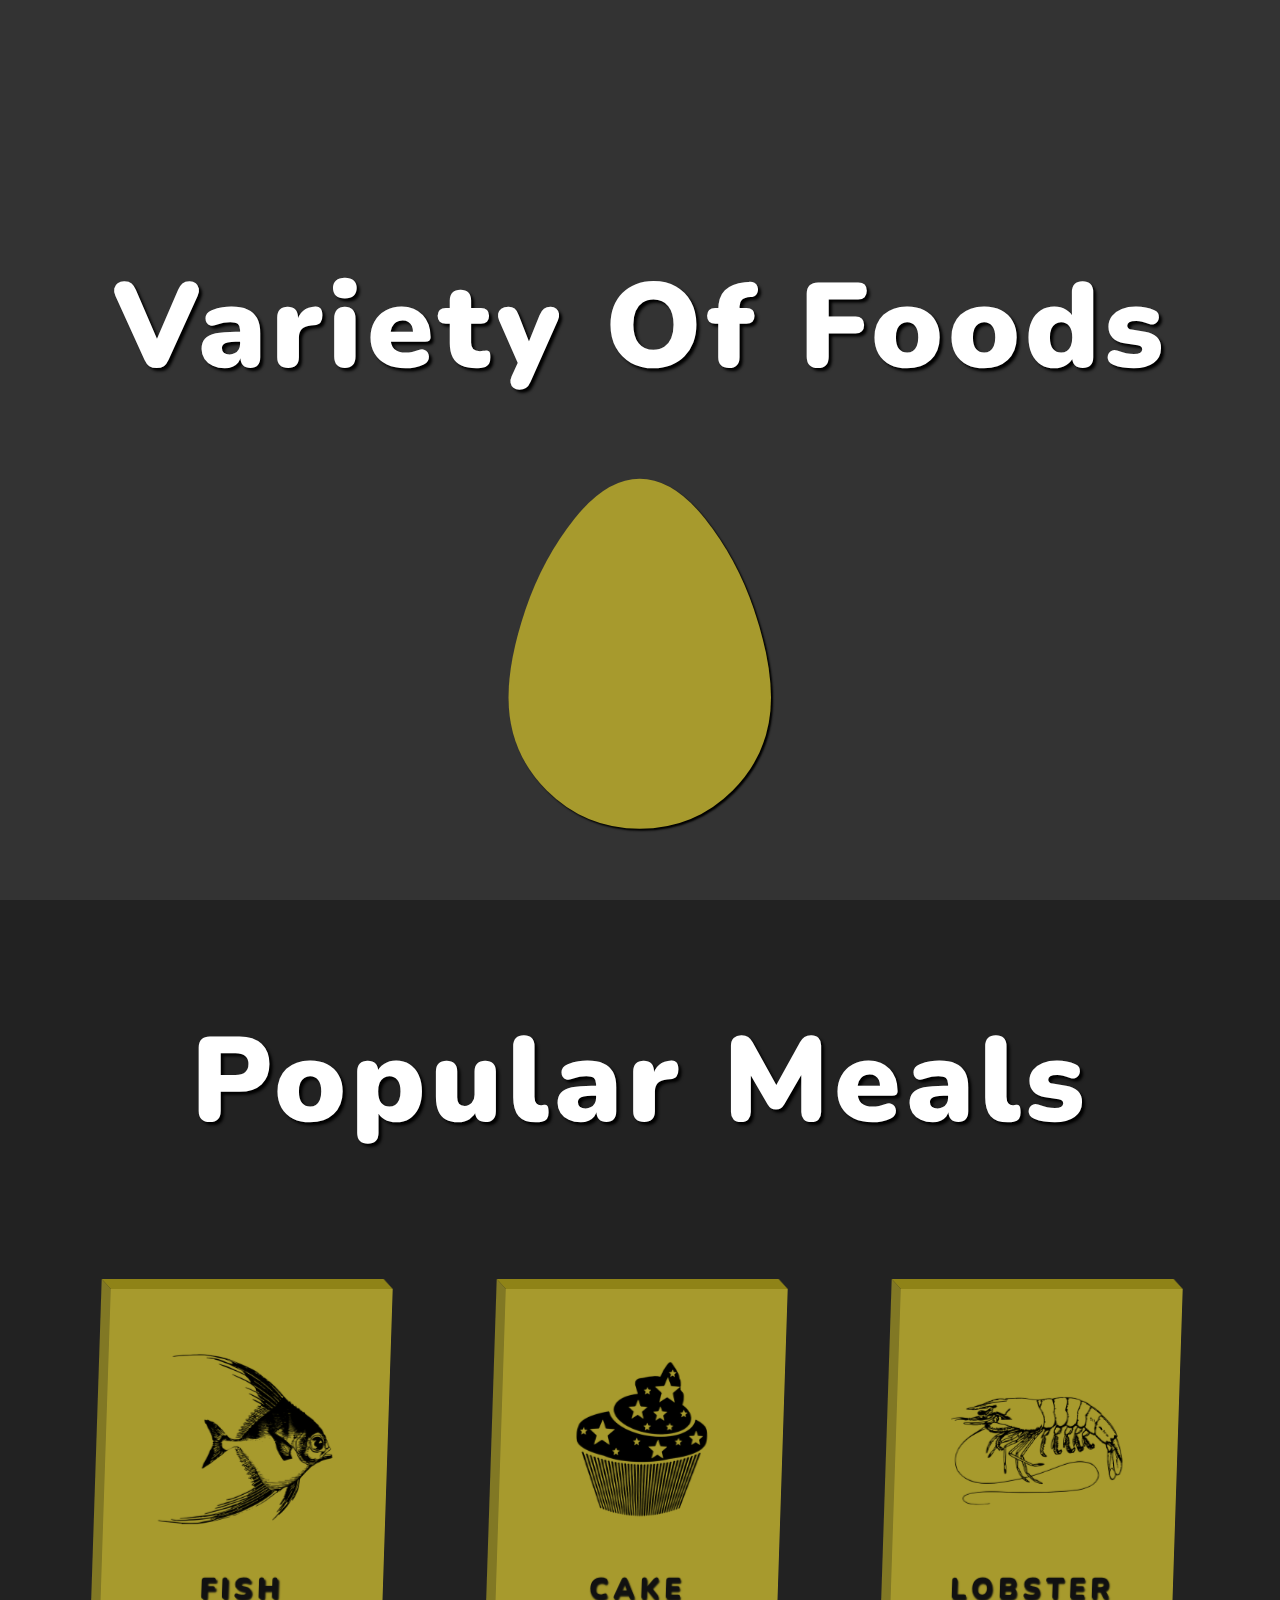
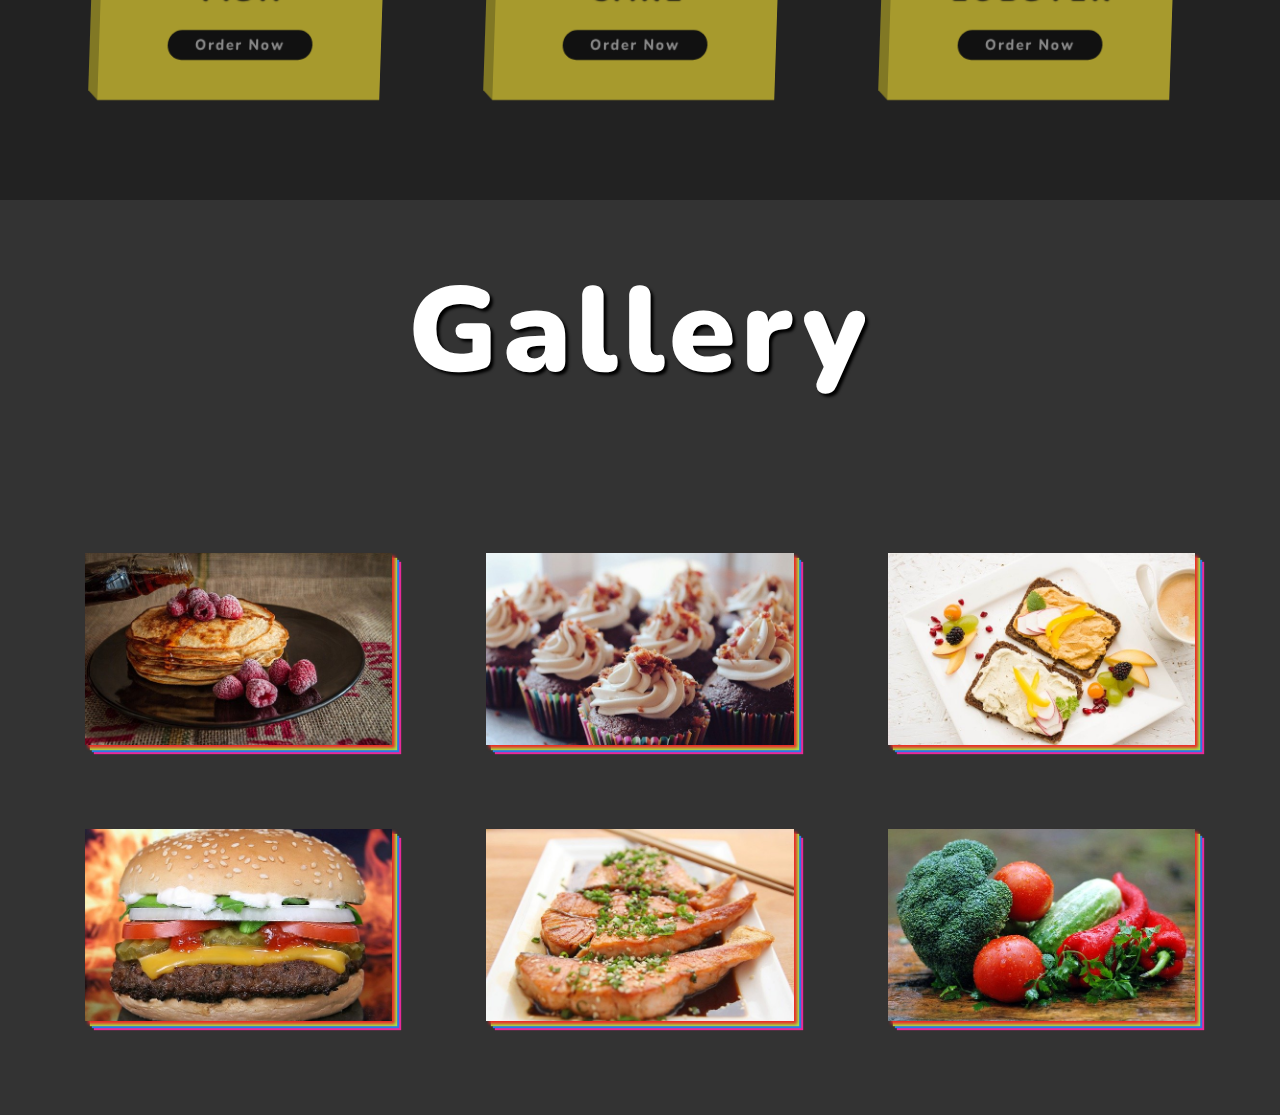
<file: index.html>
<!DOCTYPE html>
<html lang="en">
  <head>
    <meta charset="UTF-8" />
    <meta http-equiv="X-UA-Compatible" content="IE=edge" />
    <meta name="viewport" content="width=device-width, initial-scale=1.0" />
    <link rel="stylesheet" href="style.css" />
    <link
      rel="stylesheet"
      href="https://cdnjs.cloudflare.com/ajax/libs/font-awesome/5.15.1/css/all.min.css"
    />
    <title>Foods</title>
  </head>
  <body>
    <div class="container">
      <!-- Section 1 -->
      <section class="section-1">
        <h1 class="section-heading">Variety of Foods</h1>
        <div class="section-1-icons">
          <i class="fas fa-egg change"></i>
          <i class="fas fa-stroopwafel"></i>
          <i class="fas fa-cheese"></i>
          <i class="fas fa-hotdog"></i>
          <i class="fas fa-drumstick-bite"></i>
          <i class="fas fa-apple-alt"></i>
          <i class="fas fa-ice-cream"></i>
          <i class="fas fa-fish"></i>
          <i class="fas fa-cookie"></i>
          <i class="fas fa-seedling"></i>
        </div>
      </section>
      <!-- End of Section 1 -->
      <!-- Section 2 -->
      <section class="section-2">
        <h1 class="section-heading">Popular Meals</h1>
        <div class="cards-container">
          <div class="card">
            <img src="images/card-img-1.png" class="card-img" />
            <h3 class="card-name">Fish</h3>
            <button class="card-btn">Order Now</button>
          </div>
          <div class="card">
            <img src="images/card-img-2.png" class="card-img" />
            <h3 class="card-name">Cake</h3>
            <button class="card-btn">Order Now</button>
          </div>
          <div class="card">
            <img src="images/card-img-3.png" class="card-img" />
            <h3 class="card-name">Lobster</h3>
            <button class="card-btn">Order Now</button>
          </div>
        </div>
      </section>
      <!-- End of Section 2 -->
      <!-- Section 3 -->
      <section class="section-3">
        <h1 class="section-heading">Gallery</h1>
        <div class="gallery">
          <a href="#" class="gallery-link" title="Order Now">
            <img src="images/gallery-img-1.jpg" class="food-img" />
            <h3 class="food-name">Pancakes</h3>
            <p class="food-description">
              Lorem, ipsum dolor sit amet consectetur adipisicing elit.
              Provident corrupti et odit aut, quas perspiciatis quia, non vero
              dolore!
            </p>
          </a>
          <a href="#" class="gallery-link" title="Order Now">
            <img src="images/gallery-img-2.jpg" class="food-img" />
            <h3 class="food-name">Cupcakes</h3>
            <p class="food-description">
              Lorem, ipsum dolor sit amet consectetur adipisicing elit.
              Provident corrupti et odit aut, quas perspiciatis quia, non vero
              dolore!
            </p>
          </a>
          <a href="#" class="gallery-link" title="Order Now">
            <img src="images/gallery-img-3.jpg" class="food-img" />
            <h3 class="food-name">Hummus</h3>
            <p class="food-description">
              Lorem, ipsum dolor sit amet consectetur adipisicing elit.
              Provident corrupti et odit aut, quas perspiciatis quia, non vero
              dolore!
            </p>
          </a>
          <a href="#" class="gallery-link" title="Order Now">
            <img src="images/gallery-img-4.jpg" class="food-img" />
            <h3 class="food-name">Hamburger</h3>
            <p class="food-description">
              Lorem, ipsum dolor sit amet consectetur adipisicing elit.
              Provident corrupti et odit aut, quas perspiciatis quia, non vero
              dolore!
            </p>
          </a>
          <a href="#" class="gallery-link" title="Order Now">
            <img src="images/gallery-img-5.jpg" class="food-img" />
            <h3 class="food-name">Salmon</h3>
            <p class="food-description">
              Lorem, ipsum dolor sit amet consectetur adipisicing elit.
              Provident corrupti et odit aut, quas perspiciatis quia, non vero
              dolore!
            </p>
          </a>
          <a href="#" class="gallery-link" title="Order Now">
            <img src="images/gallery-img-6.jpg" class="food-img" />
            <h3 class="food-name">Vegetables</h3>
            <p class="food-description">
              Lorem, ipsum dolor sit amet consectetur adipisicing elit.
              Provident corrupti et odit aut, quas perspiciatis quia, non vero
              dolore!
            </p>
          </a>
        </div>
      </section>
      <!-- End of Section 3 -->
    </div>
    <script src="app.js"></script>
  </body>
</html>
</file>
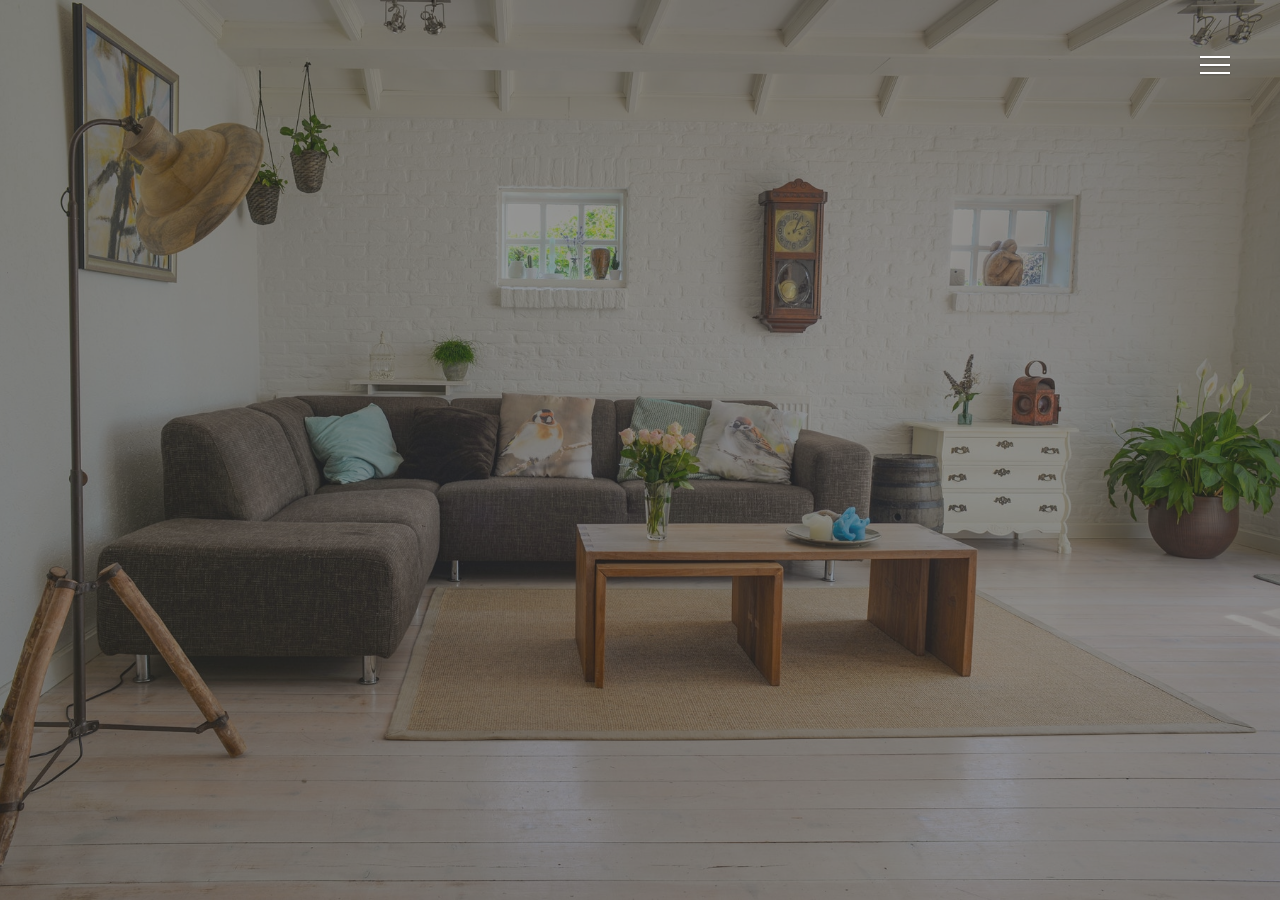
<file: Architect_Website/index.html>
<!DOCTYPE html>
<html lang="en">
  <head>
    <meta charset="UTF-8" />
    <meta http-equiv="X-UA-Compatible" content="IE=edge" />
    <meta name="viewport" content="width=device-width, initial-scale=1.0" />
    <title>Architect Website</title>
    <link rel="stylesheet" href="style.css" />
    <link rel="preconnect" href="https://fonts.googleapis.com" />
    <link rel="preconnect" href="https://fonts.gstatic.com" crossorigin />
    <link
      href="https://fonts.googleapis.com/css2?family=Baloo+Da+2:wght@400;500;600;700;800&family=Josefin+Slab:ital,wght@0,400;0,600;1,300;1,400;1,600&family=Mulish:ital,wght@0,300;0,400;0,500;1,300;1,400;1,500&display=swap"
      rel="stylesheet"
    />
    <link
      rel="stylesheet"
      href="https://cdnjs.cloudflare.com/ajax/libs/font-awesome/6.0.0-beta3/css/all.min.css"
    />
  </head>

  <body>
    <!-- Landing Page -->
    <div class="container">
      <div class="hamburger-menu">
        <div class="line line-1"></div>
        <div class="line line-2"></div>
        <div class="line line-3"></div>
      </div>
      <header class="header">
        <div class="img-wrapper">
          <img src="images/bg.jpg" />
        </div>
        <div class="banner">
          <h1>Architecture & Interior Design</h1>
          <p>Lorem ipsum dolor sit amet consectetur adipisicing elit.</p>
          <button>Discover Now</button>
        </div>
      </header>
    </div>
    <!-- End of Landing Page -->

    <script src="app.js"></script>
  </body>
</html>
</file>
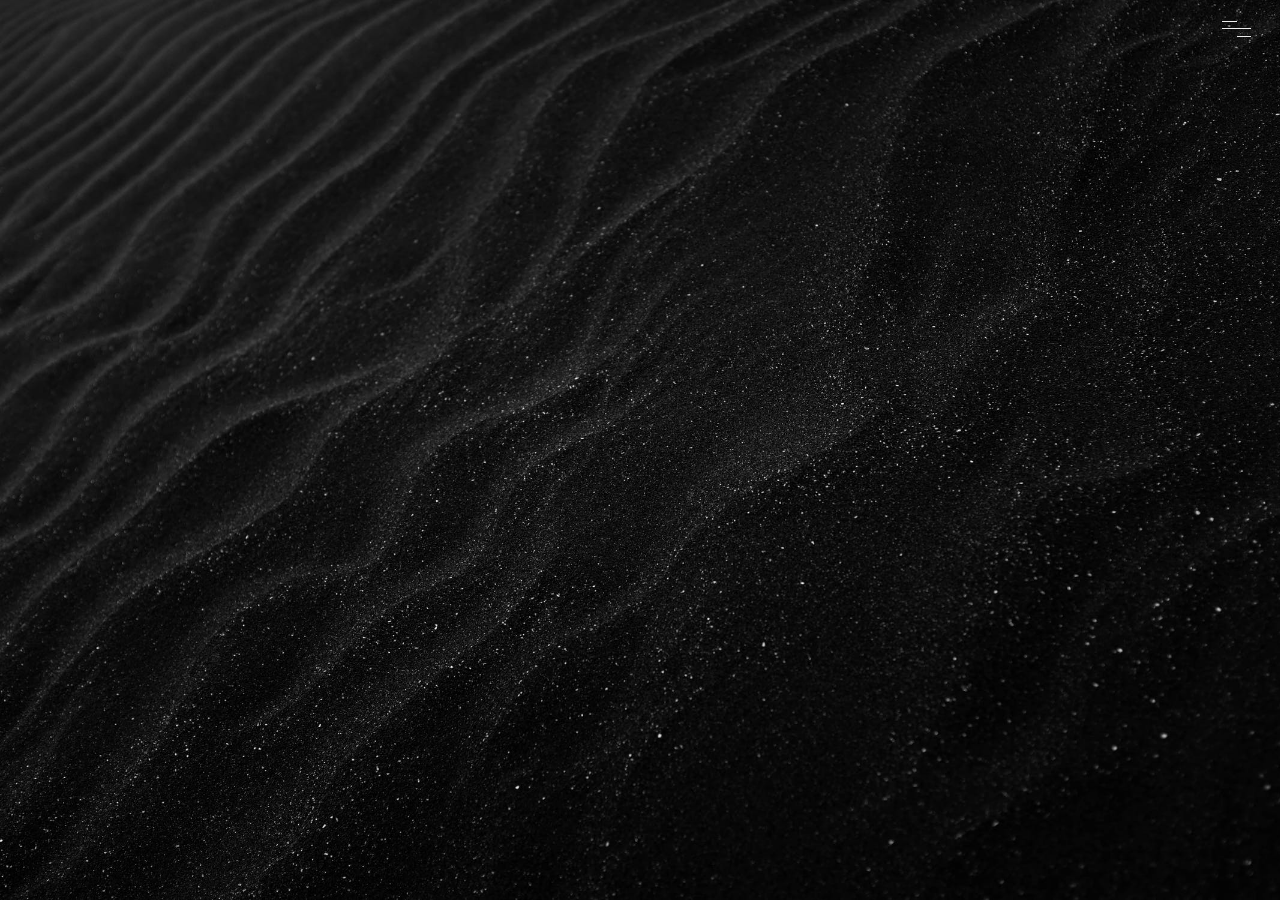
<file: Business_Website/index.html>
<!DOCTYPE html>
<html lang="en">
  <head>
    <meta charset="UTF-8" />
    <meta http-equiv="X-UA-Compatible" content="IE=edge" />
    <meta name="viewport" content="width=device-width, initial-scale=1.0" />
    <title>Business Agency</title>
    <link rel="stylesheet" href="style.css" />
    <link
      rel="stylesheet"
      href="https://cdnjs.cloudflare.com/ajax/libs/font-awesome/6.0.0-beta3/css/all.min.css"
    />
    <link rel="preconnect" href="https://fonts.googleapis.com" />
    <link rel="preconnect" href="https://fonts.gstatic.com" crossorigin />
    <link
      href="https://fonts.googleapis.com/css2?family=Baloo+Da+2:wght@400;500;600;700;800&family=Oswald:wght@200;300;400;500;600;700&display=swap"
      rel="stylesheet"
    />
  </head>
  <body>
    <div class="container">
      <!-- Navbar -->
      <nav class="navbar">
        <div class="logo">
          <a href="#"> <span>B</span>usiness<span>W</span>ebsite </a>
        </div>
        <div class="nav-list">
          <a href="#" class="nav-link">Home</a>
          <a href="#" class="nav-link">About</a>
          <a href="#" class="nav-link">Price</a>
          <a href="#" class="nav-link">Blog</a>
          <a href="#" class="nav-link">Contact</a>
        </div>
      </nav>
      <!-- End of Navbar -->

      <!-- Menu -->
      <div class="menu">
        <div class="line line-1"></div>
        <div class="line line-2"></div>
        <div class="line line-3"></div>
      </div>
      <!-- End of Menu -->

      <!-- Section 1 -->
      <section class="section-1">
        <div class="banner">
          <h1 class="banner-heading">
            <span class="heading-1">Business Ideas</span>
            <span class="heading-2">Consulting</span>
            <span class="heading-3">Digital Marketing</span>
            <span class="heading-4">Strategy</span>
          </h1>
          <p class="banner-paragraph">Lorem ipsum dolor sit amet.</p>
          <button class="banner-btn">Discover Now</button>
        </div>
      </section>
      <!-- End Section 1 -->
    </div>

    <script src="app.js"></script>
  </body>
</html>
</file>
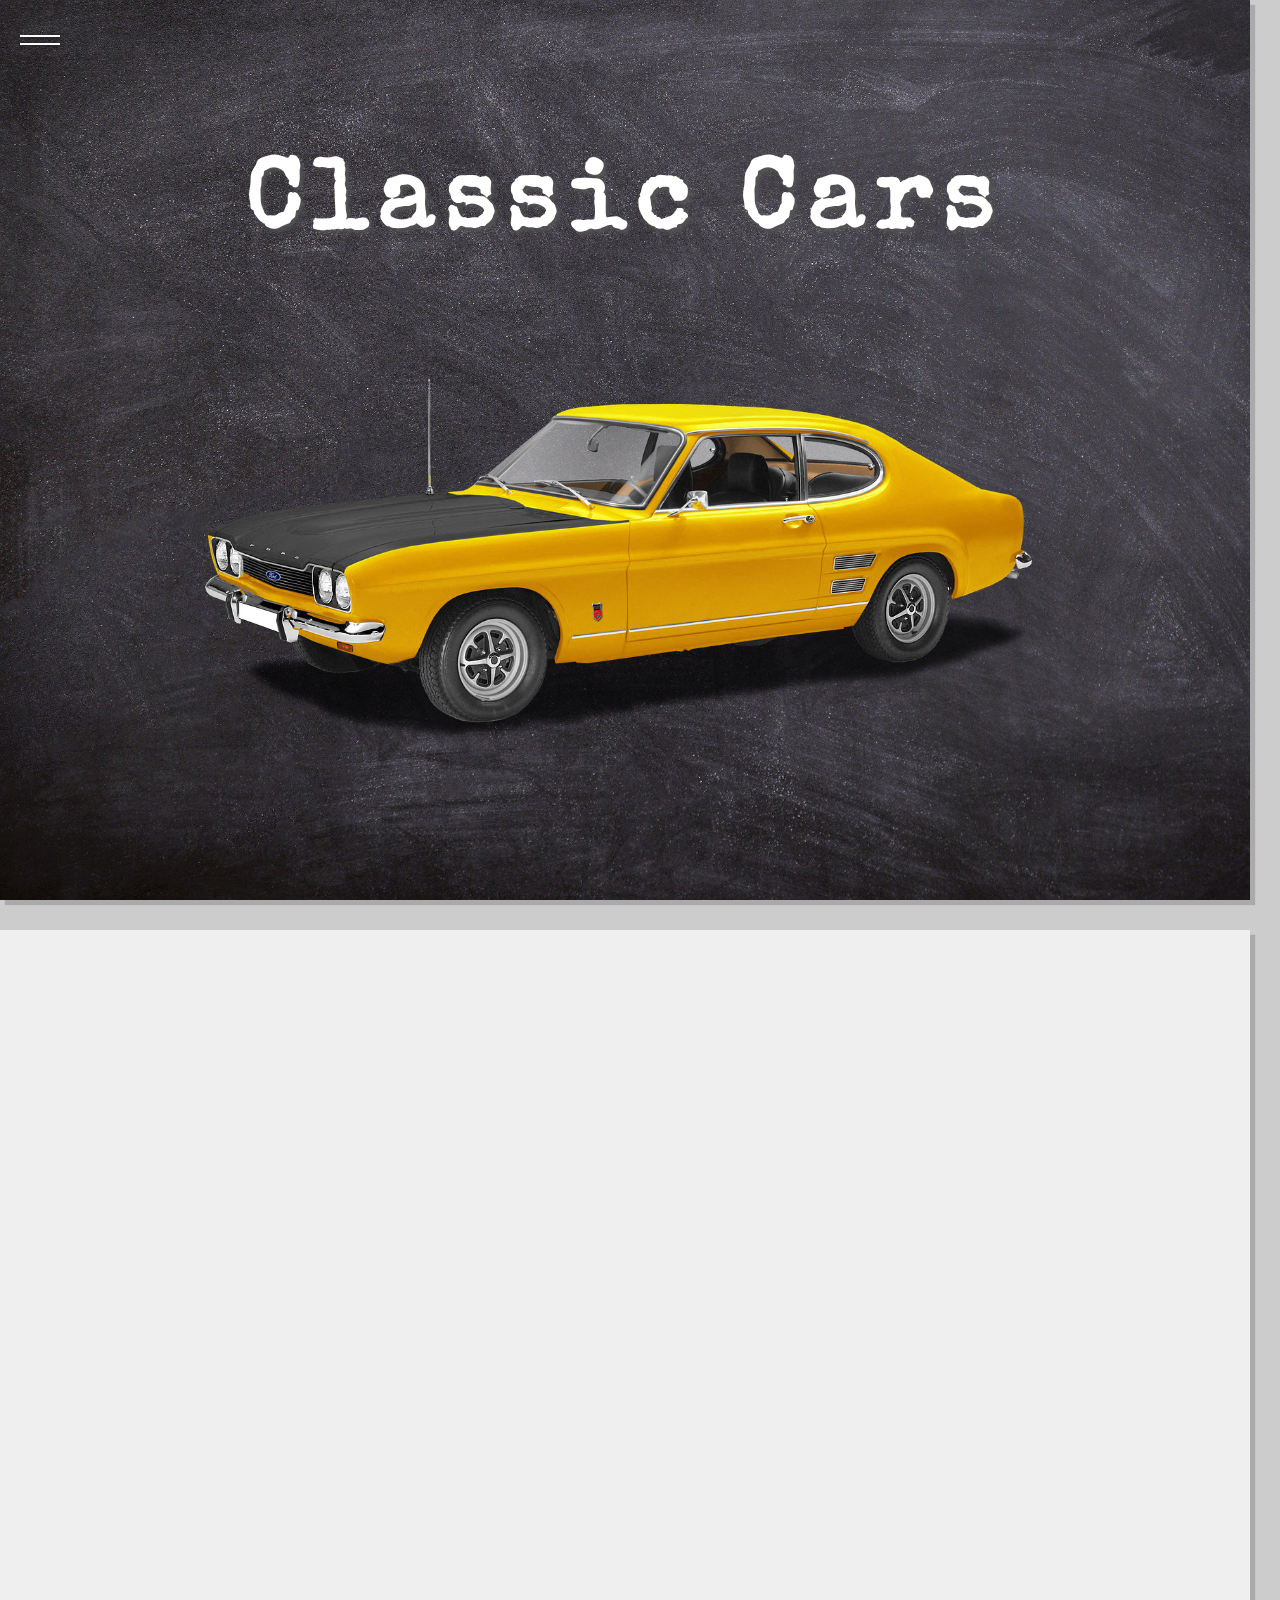
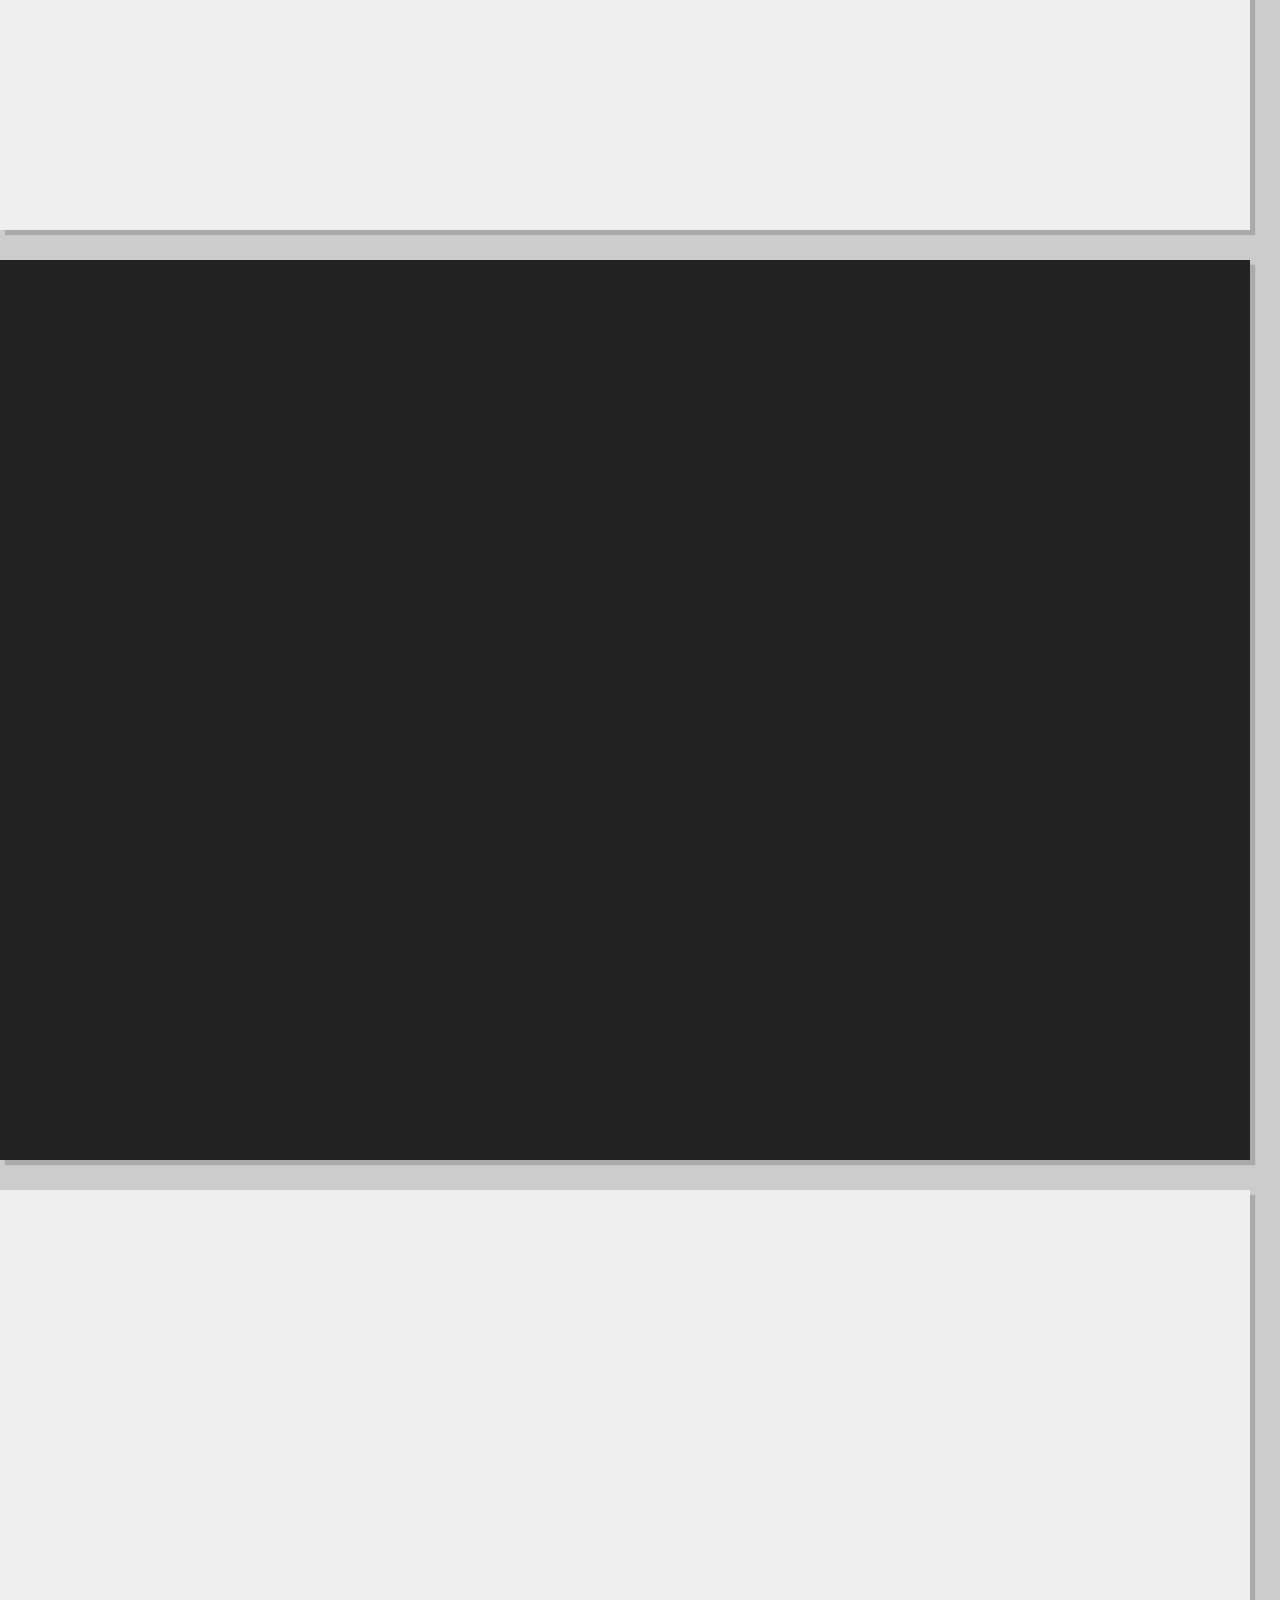
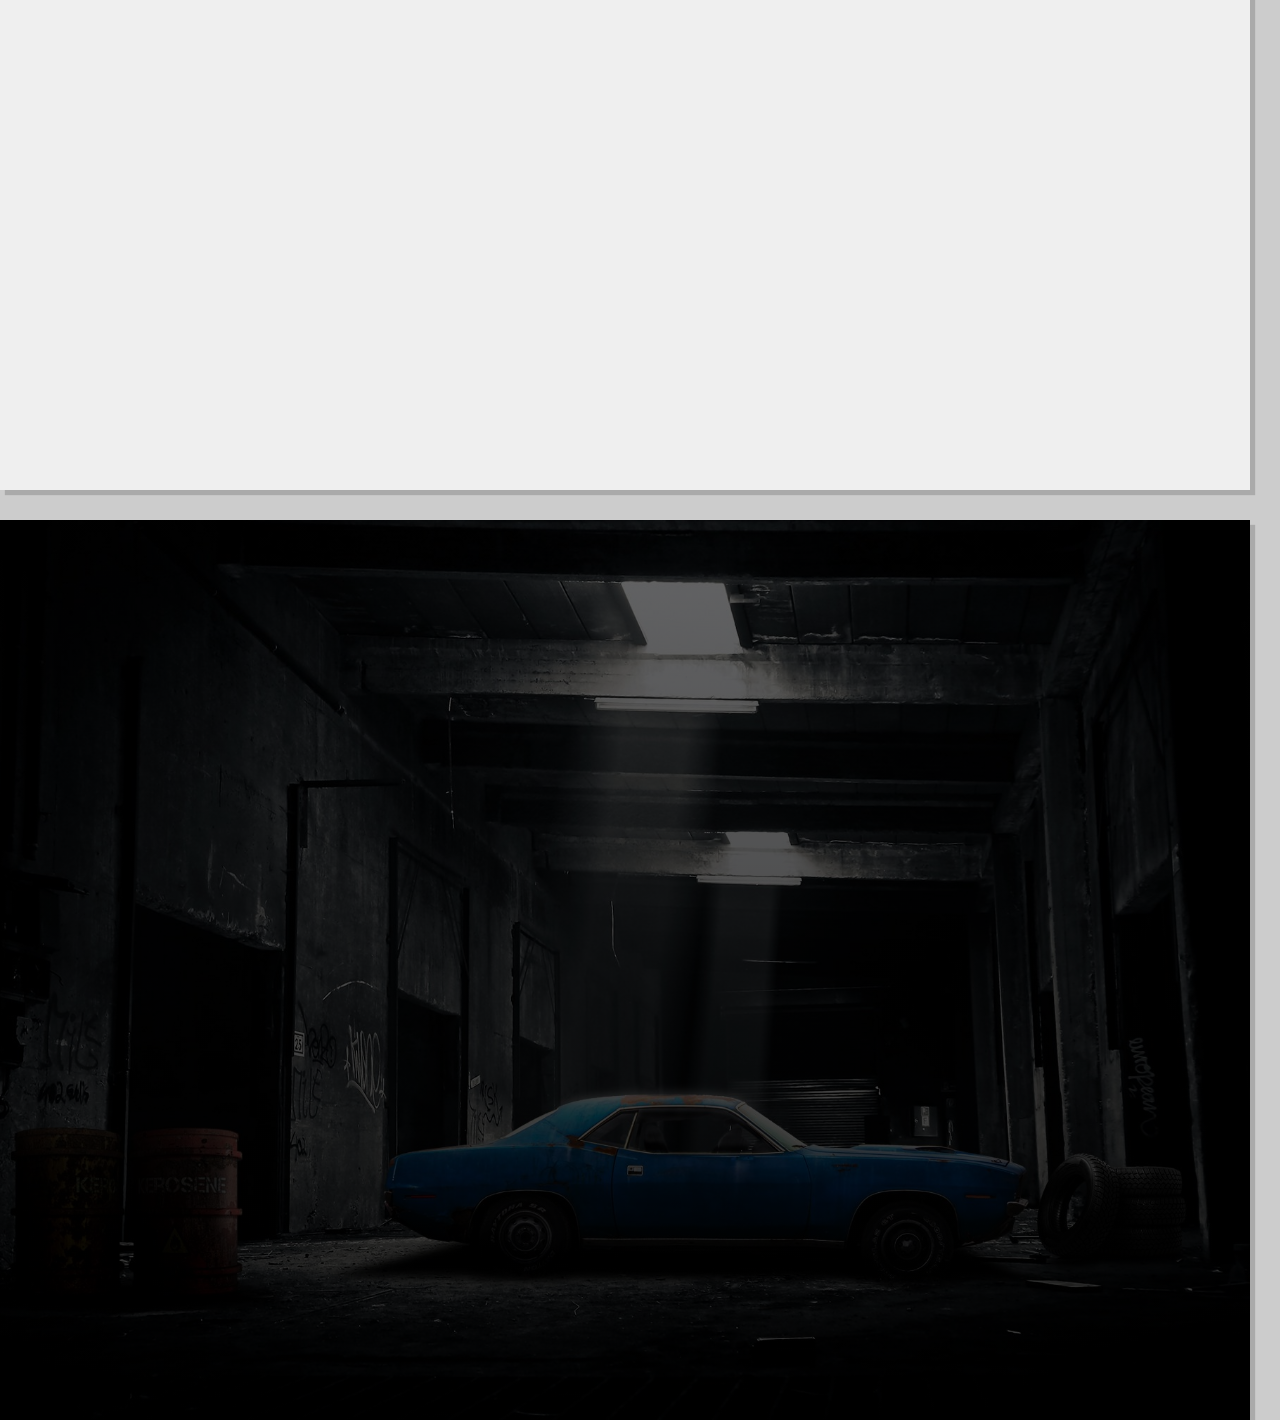
<file: Classic_Cars/index.html>
<!DOCTYPE html>
<html lang="en">
  <head>
    <meta charset="UTF-8" />
    <meta http-equiv="X-UA-Compatible" content="IE=edge" />
    <meta name="viewport" content="width=device-width, initial-scale=1.0" />
    <title>Classic Cars</title>
    <link rel="stylesheet" href="style.css" />
    <link rel="preconnect" href="https://fonts.googleapis.com" />
    <link rel="preconnect" href="https://fonts.gstatic.com" crossorigin />
    <link
      href="https://fonts.googleapis.com/css2?family=Josefin+Sans:wght@300;400;500;600;700&family=Special+Elite&display=swap"
      rel="stylesheet"
    />
  </head>

  <body>
    <!-- Menu -->
    <div class="menu target center">
      <div class="menu-line menu-line-1"></div>
      <div class="menu-line menu-line-2"></div>
    </div>
    <!-- End of Menu -->

    <!-- Navbar -->
    <nav class="navbar target">
      <a href="#home" class="navbar-link">Home</a>
      <a href="#popular-cars" class="navbar-link">Popular Cars</a>
      <a href="#video-gallery" class="navbar-link">Video Gallery</a>
      <a href="#image-gallery" class="navbar-link">Image Gallery</a>
      <a href="#contact" class="navbar-link">Contact</a>
    </nav>
    <!-- End of Navbar -->

    <!-- Section 1 -->
    <div class="wrapper">
      <section class="section-1 target center" id="home">
        <h1 class="section-heading section-1-heading">Classic Cars</h1>
        <img src="images/car-section1.png" class="section-1-img" />
      </section>
    </div>
    <!-- End of Section 1 -->

    <!-- Section 2 -->
    <div class="wrapper">
      <section class="section-2 target" id="popular-cars"></section>
    </div>
    <!-- End of Section 2 -->

    <!-- Section 3 -->
    <div class="wrapper">
      <section class="section-3 target" id="video-gallery"></section>
    </div>
    <!-- End of Section 3 -->

    <!-- Section 4 -->
    <div class="wrapper">
      <section class="section-4 target" id="image-gallery"></section>
    </div>
    <!-- End of Section 4 -->

    <!-- Section 5 -->
    <div class="wrapper">
      <section class="section-5 target" id="contact"></section>
    </div>
    <!-- End of Section 5 -->

    <script src="app.js"></script>
  </body>
</html>
</file>
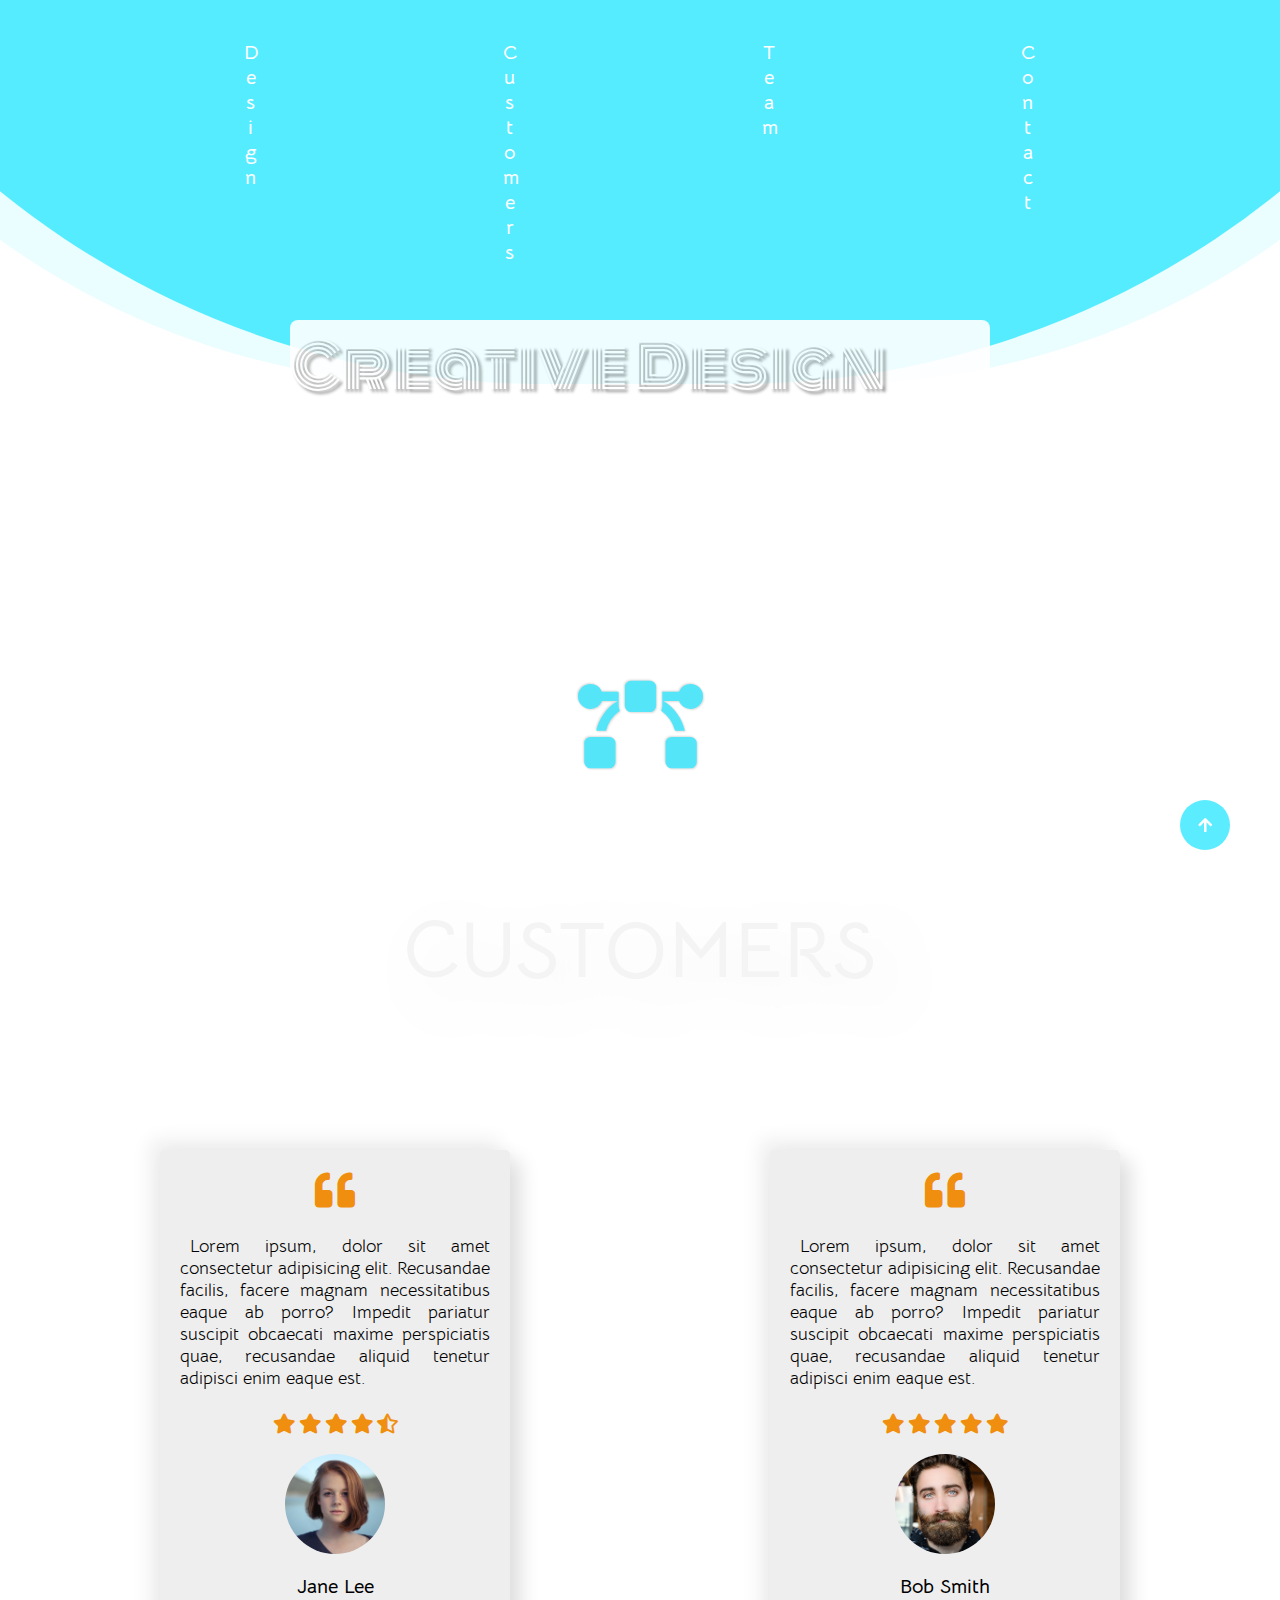
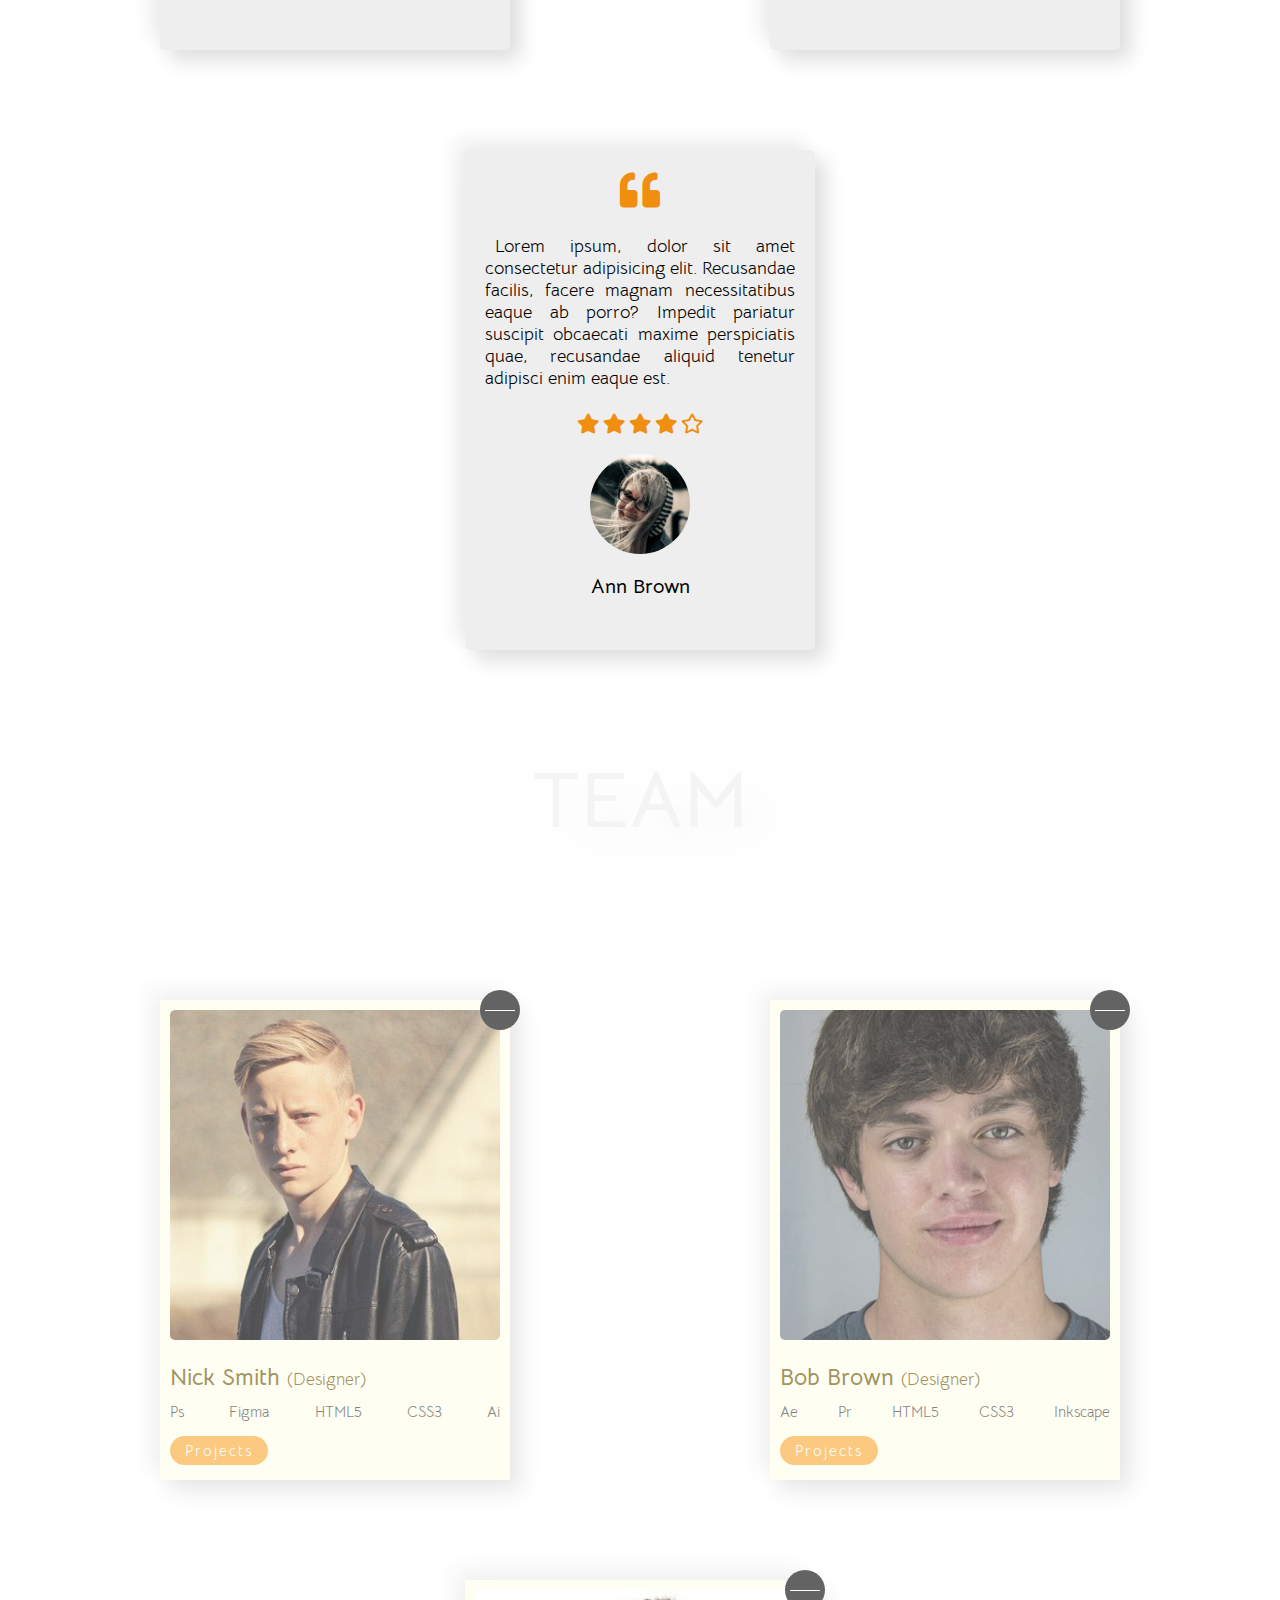
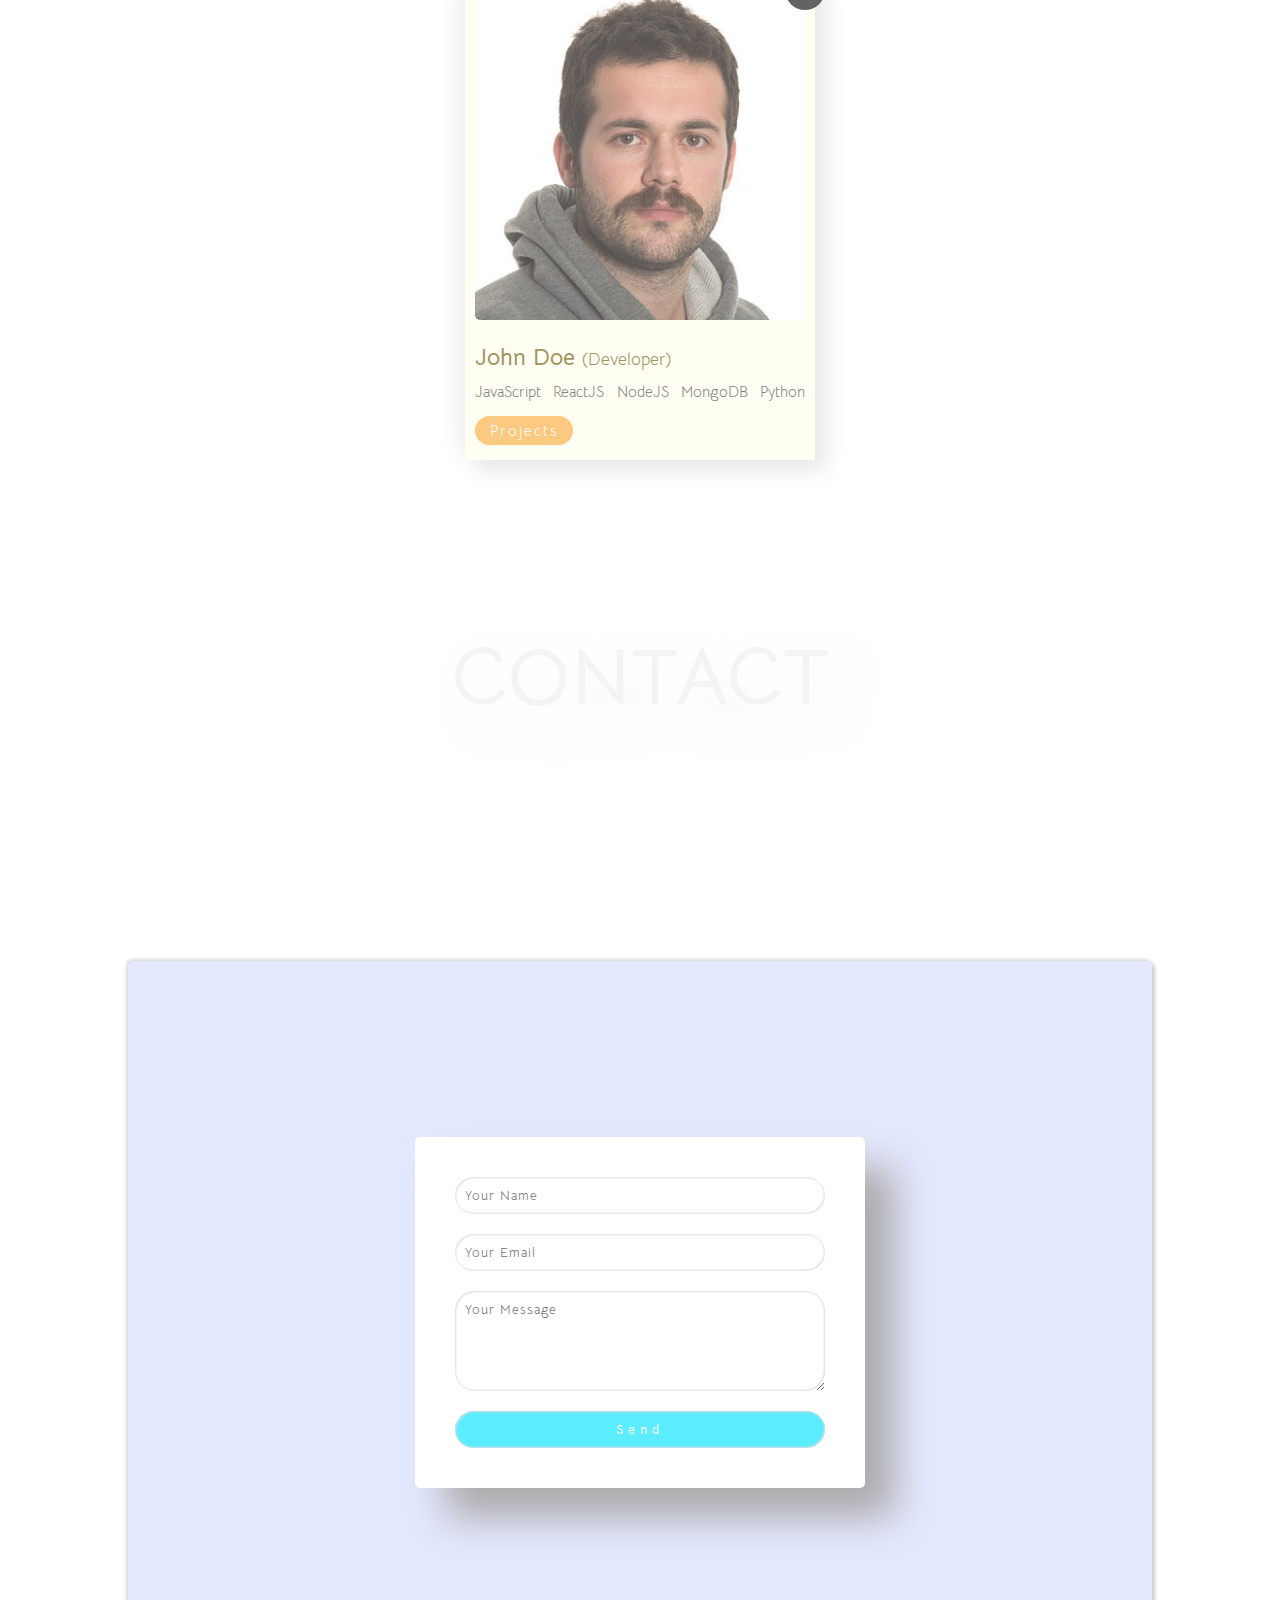
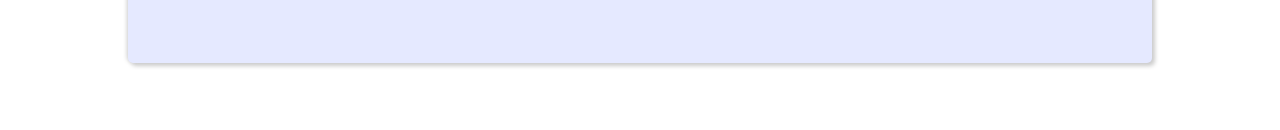
<file: Creative_Design/index.html>
<!DOCTYPE html>
<html lang="en">
  <head>
    <meta charset="UTF-8" />
    <meta http-equiv="X-UA-Compatible" content="IE=edge" />
    <meta name="viewport" content="width=device-width, initial-scale=1.0" />
    <link rel="stylesheet" href="style.css" />
    <link
      rel="stylesheet"
      href="https://cdnjs.cloudflare.com/ajax/libs/font-awesome/5.15.4/css/all.min.css"
    />
    <title>Creative Design</title>
  </head>
  <body>
    <div class="container">
      <!-- Section 1 -->
      <section class="section-1" id="home">
        <nav class="navbar">
          <a href="#home" class="navbar-link">Design</a>
          <a href="#customers" class="navbar-link">Customers</a>
          <a href="#team" class="navbar-link">Team</a>
          <a href="#contact" class="navbar-link">Contact</a>
        </nav>
        <div class="floating-bg"></div>
        <h1 class="section-1-heading">Creative Design</h1>
        <div class="logo">
          <i class="fas fa-bezier-curve"></i>
        </div>
      </section>
      <!-- End of Section 1 -->
      <!-- section 2 -->
      <section class="section-2" id="customers">
        <h1 class="section-heading">Customers</h1>
        <div class="customers-wrapper">
          <div class="customer">
            <i class="fas fa-quote-left"></i>
            <p class="customer-text">
              Lorem ipsum, dolor sit amet consectetur adipisicing elit.
              Recusandae facilis, facere magnam necessitatibus eaque ab porro?
              Impedit pariatur suscipit obcaecati maxime perspiciatis quae,
              recusandae aliquid tenetur adipisci enim eaque est.
            </p>
            <div class="customer-rating">
              <i class="fas fa-star"></i>
              <i class="fas fa-star"></i>
              <i class="fas fa-star"></i>
              <i class="fas fa-star"></i>
              <i class="fas fa-star-half-alt"></i>
            </div>
            <img
              src="images/customer-img-1.jpg"
              alt="Jane Lee"
              class="customer-img"
            />
            <h4 class="customer-name">Jane Lee</h4>
          </div>
          <div class="customer">
            <i class="fas fa-quote-left"></i>
            <p class="customer-text">
              Lorem ipsum, dolor sit amet consectetur adipisicing elit.
              Recusandae facilis, facere magnam necessitatibus eaque ab porro?
              Impedit pariatur suscipit obcaecati maxime perspiciatis quae,
              recusandae aliquid tenetur adipisci enim eaque est.
            </p>
            <div class="customer-rating">
              <i class="fas fa-star"></i>
              <i class="fas fa-star"></i>
              <i class="fas fa-star"></i>
              <i class="fas fa-star"></i>
              <i class="fas fa-star"></i>
            </div>
            <img
              src="images/customer-img-2.jpg"
              alt="Bob Smith"
              class="customer-img"
            />
            <h4 class="customer-name">Bob Smith</h4>
          </div>
          <div class="customer">
            <i class="fas fa-quote-left"></i>
            <p class="customer-text">
              Lorem ipsum, dolor sit amet consectetur adipisicing elit.
              Recusandae facilis, facere magnam necessitatibus eaque ab porro?
              Impedit pariatur suscipit obcaecati maxime perspiciatis quae,
              recusandae aliquid tenetur adipisci enim eaque est.
            </p>
            <div class="customer-rating">
              <i class="fas fa-star"></i>
              <i class="fas fa-star"></i>
              <i class="fas fa-star"></i>
              <i class="fas fa-star"></i>
              <i class="far fa-star"></i>
            </div>
            <img
              src="images/customer-img-3.jpg"
              alt="Ann Brown"
              class="customer-img"
            />
            <h4 class="customer-name">Ann Brown</h4>
          </div>
        </div>
      </section>
      <!-- End of Section 2 -->
      <!-- Section 3 -->
      <section class="section-3" id="team">
        <h1 class="section-heading">Team</h1>
        <div class="team-wrapper">
          <div class="team-member">
            <img src="images/team-member-1.jpg" class="team-member-img" />
            <h2 class="team-member-name">Nick Smith <span>(Designer)</span></h2>
            <ul class="team-member-skills">
              <li>Ps</li>
              <li>Figma</li>
              <li>HTML5</li>
              <li>CSS3</li>
              <li>Ai</li>
            </ul>
            <a href="#" class="projects-btn">Projects</a>
            <div class="story-btn" title="My Story">
              <div class="story-btn-line"></div>
            </div>
            <div class="story">
              <h4 class="story-heading">About Me</h4>
              <p class="story-paragraph">
                Lorem ipsum dolor sit amet consectetur adipisicing elit.
                Reprehenderit obcaecati blanditiis aspernatur ab doloribus optio
                nesciunt adipisci fugiat quia veritatis doloremque tempore ipsum
                sunt atque exercitationem perspiciatis, beatae aliquam
                voluptates perferendis. Doloribus exercitationem adipisci,
                quidem veritatis temporibus magni. Sunt, exercitationem?
              </p>
            </div>
          </div>
          <div class="team-member">
            <img src="images/team-member-2.jpg" class="team-member-img" />
            <h2 class="team-member-name">Bob Brown <span>(Designer)</span></h2>
            <ul class="team-member-skills">
              <li>Ae</li>
              <li>Pr</li>
              <li>HTML5</li>
              <li>CSS3</li>
              <li>Inkscape</li>
            </ul>
            <a href="#" class="projects-btn">Projects</a>
            <div class="story-btn" title="My Story">
              <div class="story-btn-line"></div>
            </div>
            <div class="story">
              <h4 class="story-heading">About Me</h4>
              <p class="story-paragraph">
                Lorem ipsum dolor sit amet consectetur adipisicing elit.
                Reprehenderit obcaecati blanditiis aspernatur ab doloribus optio
                nesciunt adipisci fugiat quia veritatis doloremque tempore ipsum
                sunt atque exercitationem perspiciatis, beatae aliquam
                voluptates perferendis. Doloribus exercitationem adipisci,
                quidem veritatis temporibus magni. Sunt, exercitationem?
              </p>
            </div>
          </div>
          <div class="team-member">
            <img src="images/team-member-3.jpg" class="team-member-img" />
            <h2 class="team-member-name">John Doe <span>(Developer)</span></h2>
            <ul class="team-member-skills">
              <li>JavaScript</li>
              <li>ReactJS</li>
              <li>NodeJS</li>
              <li>MongoDB</li>
              <li>Python</li>
            </ul>
            <a href="#" class="projects-btn">Projects</a>
            <div class="story-btn" title="My Story">
              <div class="story-btn-line"></div>
            </div>
            <div class="story">
              <h4 class="story-heading">About Me</h4>
              <p class="story-paragraph">
                Lorem ipsum dolor sit amet consectetur adipisicing elit.
                Reprehenderit obcaecati blanditiis aspernatur ab doloribus optio
                nesciunt adipisci fugiat quia veritatis doloremque tempore ipsum
                sunt atque exercitationem perspiciatis, beatae aliquam
                voluptates perferendis. Doloribus exercitationem adipisci,
                quidem veritatis temporibus magni. Sunt, exercitationem?
              </p>
            </div>
          </div>
        </div>
      </section>
      <!-- End of Section 3 -->
      <!-- Section 4 -->
      <section class="section-4" id="contact">
        <h1 class="section-heading">Contact</h1>
        <div class="form-container">
          <img src="images/form-img.png" class="form-img" />
          <form class="contact-form">
            <input type="text" placeholder="Your Name" />
            <input type="email" placeholder="Your Email" />
            <textarea placeholder="Your Message"></textarea>
            <input type="submit" value="Send" />
          </form>
        </div>
      </section>
      <!-- End of Section 4 -->
      <a href="#home" class="scroll-up-button">
        <i class="fas fa-arrow-up"></i>
      </a>
    </div>
    <script src="app.js"></script>
  </body>
</html>
</file>
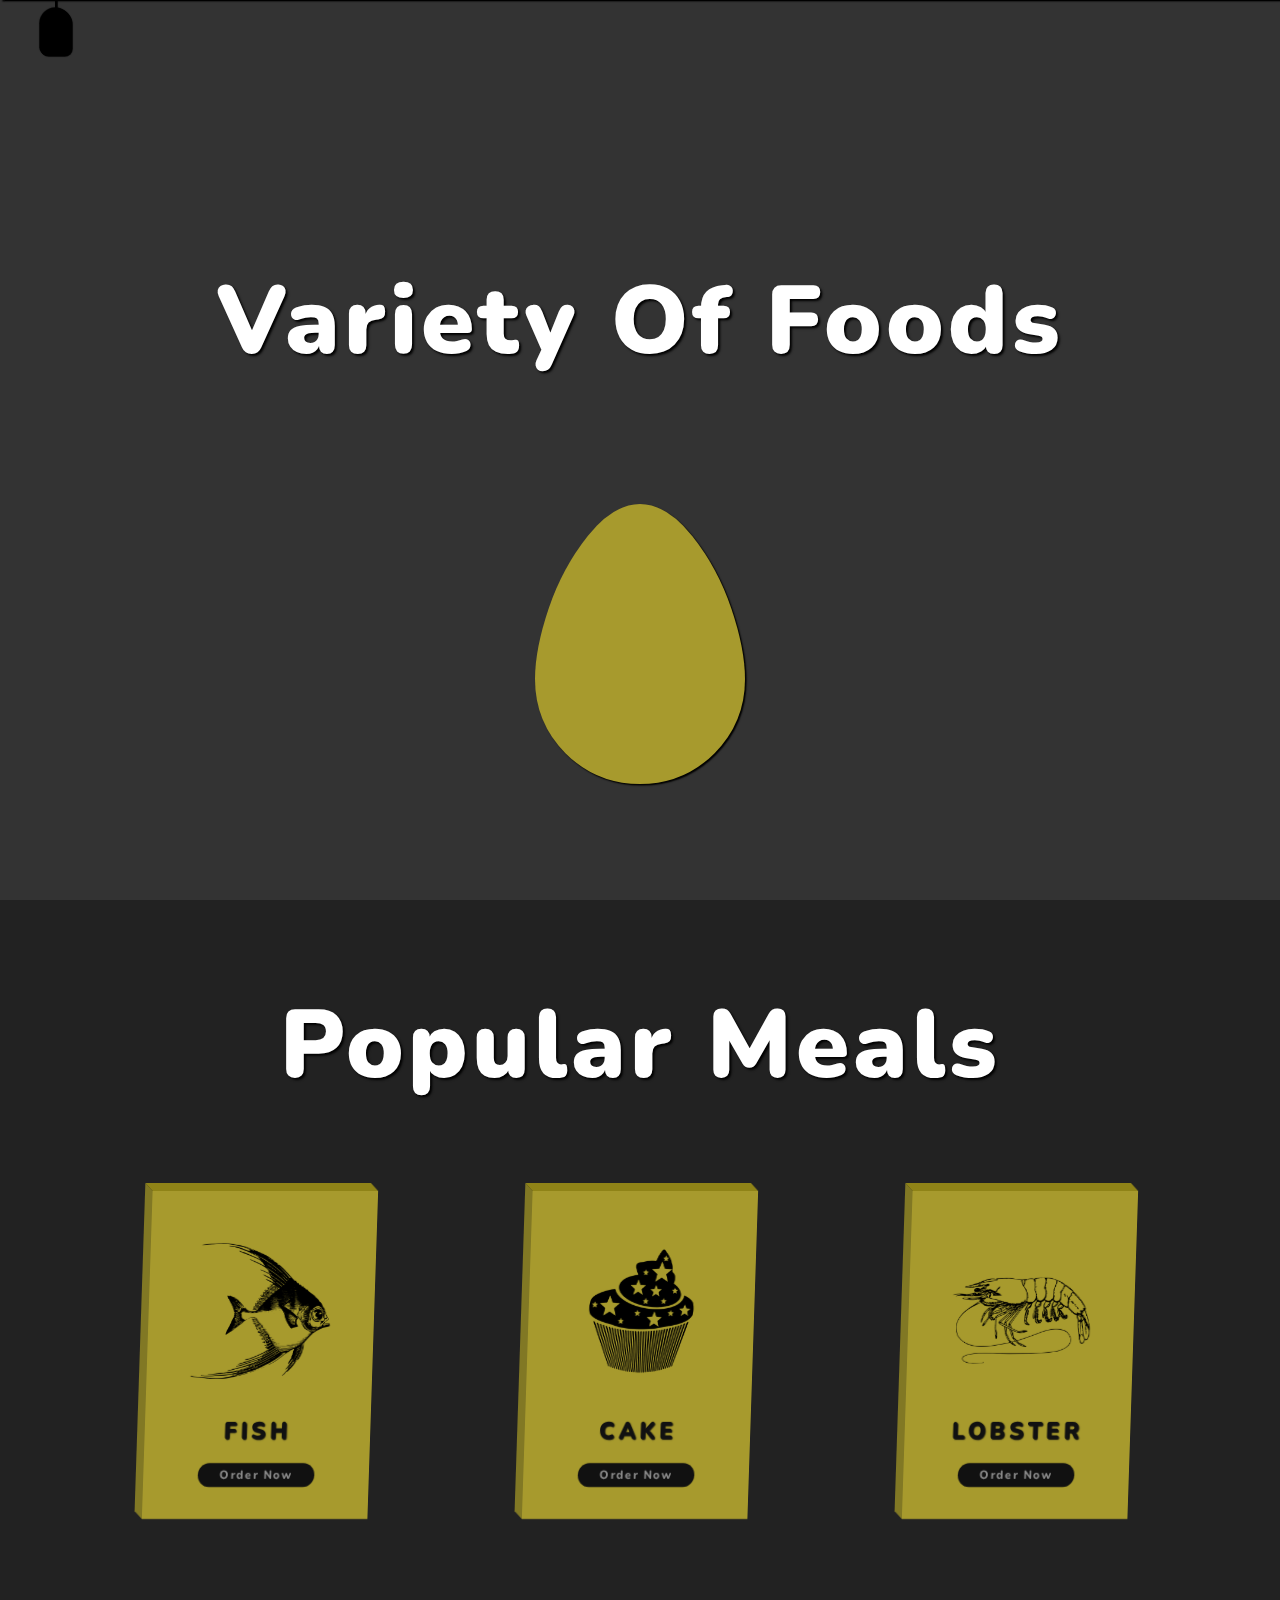
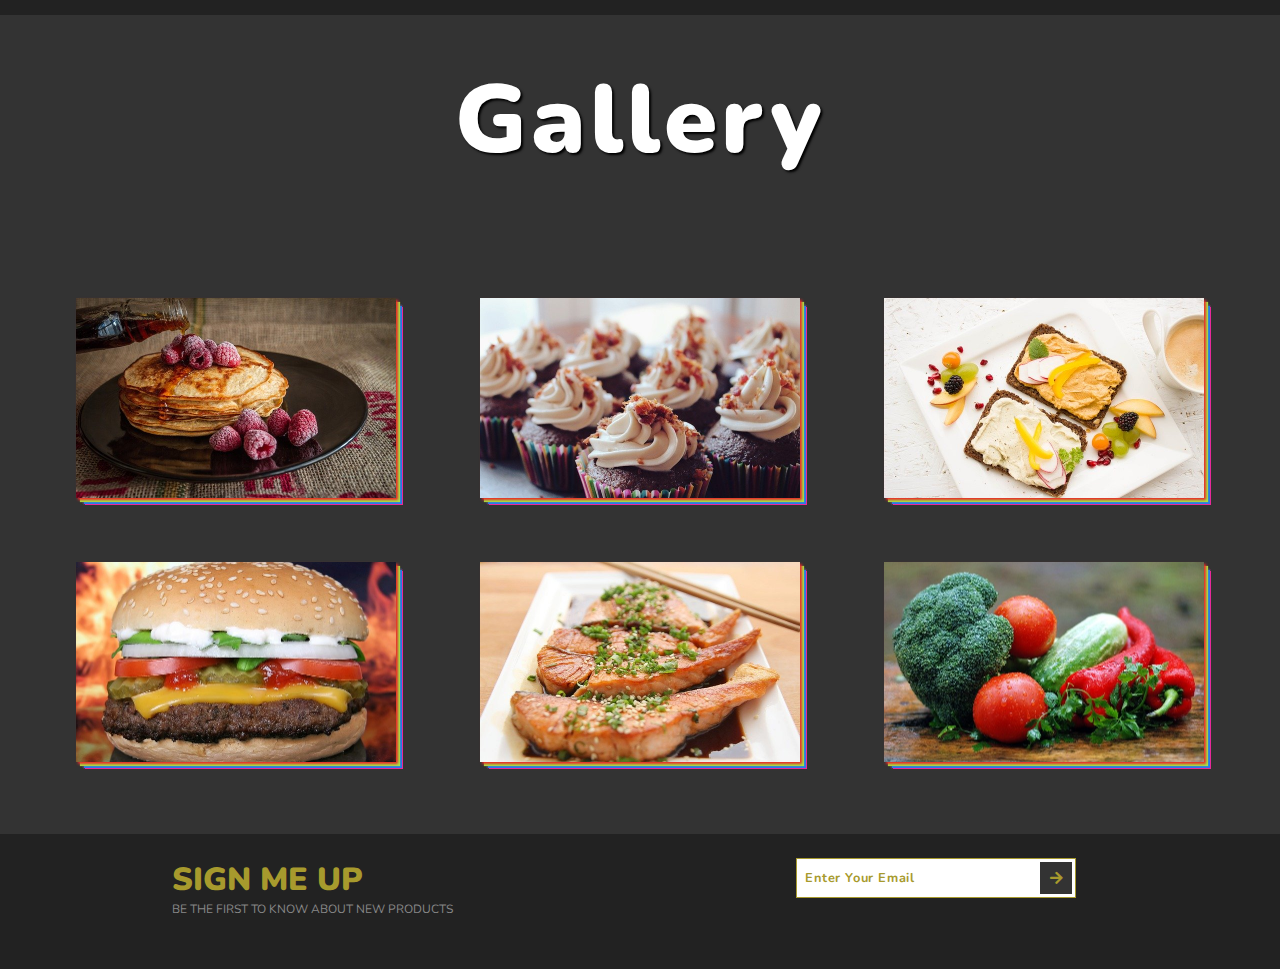
<file: Foods/index.html>
<!DOCTYPE html>
<html lang="en">
  <head>
    <meta charset="UTF-8" />
    <meta http-equiv="X-UA-Compatible" content="IE=edge" />
    <meta name="viewport" content="width=device-width, initial-scale=1.0" />
    <link rel="stylesheet" href="style.css" />
    <link
      rel="stylesheet"
      href="https://cdnjs.cloudflare.com/ajax/libs/font-awesome/5.15.1/css/all.min.css"
    />
    <title>Foods</title>
  </head>
  <body>
    <!-- Navbar -->
    <nav class="navbar target">
      <a href="" class="navbar-link">
        <i class="fas fa-home"></i>
        <span>Home</span>
      </a>
      <a href="" class="navbar-link">
        <i class="fas fa-utensils"></i>
        <span>Meals</span>
      </a>
      <a href="" class="navbar-link">
        <i class="fas fa-hamburger"></i>
        <span>Burger</span>
      </a>
      <a href="" class="navbar-link">
        <i class="fas fa-pizza-slice"></i>
        <span>Pizza</span>
      </a>
      <a href="" class="navbar-link">
        <i class="fas fa-blender-phone"></i>
        <span>Contact</span>
      </a>
    </nav>
    <div class="menu target"></div>
    <!-- End of Navbar -->
    <div class="container">
      <!-- Section 1 -->
      <section class="section-1">
        <h1 class="section-heading">Variety of Foods</h1>
        <div class="section-1-icons">
          <i class="fas fa-egg change"></i>
          <i class="fas fa-stroopwafel"></i>
          <i class="fas fa-cheese"></i>
          <i class="fas fa-hotdog"></i>
          <i class="fas fa-drumstick-bite"></i>
          <i class="fas fa-apple-alt"></i>
          <i class="fas fa-ice-cream"></i>
          <i class="fas fa-fish"></i>
          <i class="fas fa-cookie"></i>
          <i class="fas fa-seedling"></i>
        </div>
      </section>
      <!-- End of Section 1 -->
      <!-- Section 2 -->
      <section class="section-2">
        <h1 class="section-heading">Popular Meals</h1>
        <div class="cards-container">
          <div class="card">
            <img src="images/card-img-1.png" class="card-img" />
            <h3 class="card-name">Fish</h3>
            <button class="card-btn">Order Now</button>
          </div>
          <div class="card">
            <img src="images/card-img-2.png" class="card-img" />
            <h3 class="card-name">Cake</h3>
            <button class="card-btn">Order Now</button>
          </div>
          <div class="card">
            <img src="images/card-img-3.png" class="card-img" />
            <h3 class="card-name">Lobster</h3>
            <button class="card-btn">Order Now</button>
          </div>
        </div>
      </section>
      <!-- End of Section 2 -->
      <!-- Section 3 -->
      <section class="section-3">
        <h1 class="section-heading">Gallery</h1>
        <div class="gallery">
          <a href="#" class="gallery-link" title="Order Now">
            <img src="images/gallery-img-1.jpg" class="food-img" />
            <h3 class="food-name">Pancakes</h3>
            <p class="food-description">
              Lorem, ipsum dolor sit amet consectetur adipisicing elit.
              Provident corrupti et odit aut, quas perspiciatis quia, non vero
              dolore!
            </p>
          </a>
          <a href="#" class="gallery-link" title="Order Now">
            <img src="images/gallery-img-2.jpg" class="food-img" />
            <h3 class="food-name">Cupcakes</h3>
            <p class="food-description">
              Lorem, ipsum dolor sit amet consectetur adipisicing elit.
              Provident corrupti et odit aut, quas perspiciatis quia, non vero
              dolore!
            </p>
          </a>
          <a href="#" class="gallery-link" title="Order Now">
            <img src="images/gallery-img-3.jpg" class="food-img" />
            <h3 class="food-name">Hummus</h3>
            <p class="food-description">
              Lorem, ipsum dolor sit amet consectetur adipisicing elit.
              Provident corrupti et odit aut, quas perspiciatis quia, non vero
              dolore!
            </p>
          </a>
          <a href="#" class="gallery-link" title="Order Now">
            <img src="images/gallery-img-4.jpg" class="food-img" />
            <h3 class="food-name">Hamburger</h3>
            <p class="food-description">
              Lorem, ipsum dolor sit amet consectetur adipisicing elit.
              Provident corrupti et odit aut, quas perspiciatis quia, non vero
              dolore!
            </p>
          </a>
          <a href="#" class="gallery-link" title="Order Now">
            <img src="images/gallery-img-5.jpg" class="food-img" />
            <h3 class="food-name">Salmon</h3>
            <p class="food-description">
              Lorem, ipsum dolor sit amet consectetur adipisicing elit.
              Provident corrupti et odit aut, quas perspiciatis quia, non vero
              dolore!
            </p>
          </a>
          <a href="#" class="gallery-link" title="Order Now">
            <img src="images/gallery-img-6.jpg" class="food-img" />
            <h3 class="food-name">Vegetables</h3>
            <p class="food-description">
              Lorem, ipsum dolor sit amet consectetur adipisicing elit.
              Provident corrupti et odit aut, quas perspiciatis quia, non vero
              dolore!
            </p>
          </a>
        </div>
      </section>
      <!-- End of Section 3 -->
      <!-- Section 4 -->
      <section class="section-4">
        <div class="section-4-text">
          <h2 class="section-4-heading">Sign Me Up</h2>
          <p class="section-4-paragraph">
            Be the first to know about new products
          </p>
        </div>
        <form class="signup-form">
          <input
            type="email"
            class="signup-form-input"
            placeholder="Enter Your Email"
          />
          <button type="submit" class="signup-form-btn">
            <i class="fas fa-arrow-right"></i>
          </button>
        </form>
      </section>
      <!-- End of Section 4 -->
    </div>
    <script src="app.js"></script>
  </body>
</html>
</file>
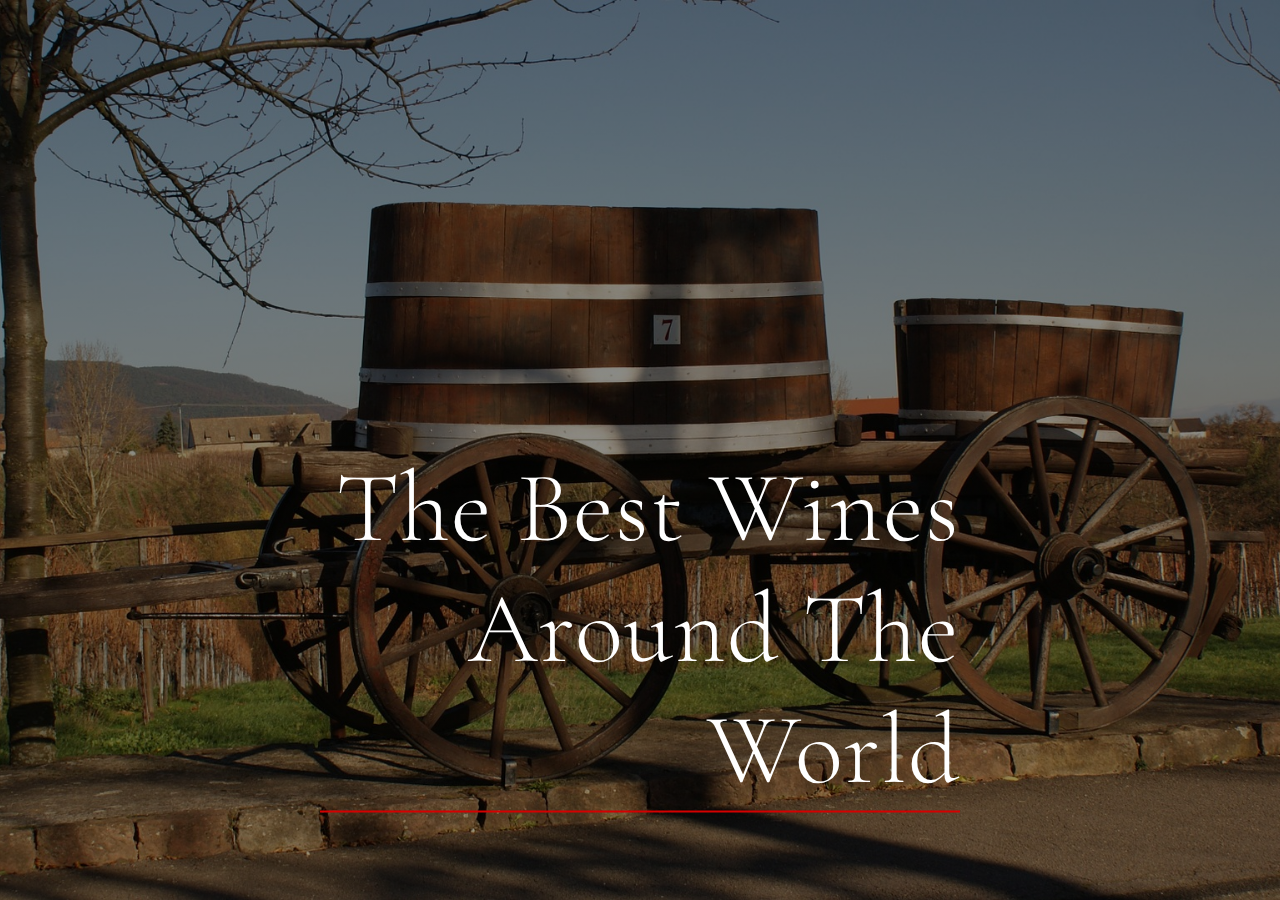
<file: Wine_House/index.html>
<!DOCTYPE html>
<html lang="en">
  <head>
    <meta charset="UTF-8" />
    <meta http-equiv="X-UA-Compatible" content="IE=edge" />
    <meta name="viewport" content="width=device-width, initial-scale=1.0" />
    <link rel="stylesheet" href="style.css" />
    <link rel="preconnect" href="https://fonts.googleapis.com" />
    <link rel="preconnect" href="https://fonts.gstatic.com" crossorigin />
    <link
      href="https://fonts.googleapis.com/css2?family=Cormorant+Garamond:wght@300;400;500;600&display=swap"
      rel="stylesheet"
    />
    <link rel="icon" type="image/png" href="images/logo.png" />
    <title>Wine House</title>
  </head>
  <body>
    <div class="container">
      <div class="wrapper">
        <!-- Section 1 -->
        <section class="section-1">
          <div class="section-wrapper section-1-wrapper">
            <div class="section-1-heading-wrapper">
              <h1 class="section-1-heading">the best wines around the world</h1>
            </div>
          </div>
        </section>
        <!-- End of Section 1 -->

        <!-- Section 2 -->
        <section class="section-2">
          <div class="section-wrapper section-2-wrapper">
            <div class="sale">
              <img src="images/bag.png" alt="Sale Bag" class="sale-bag" />
              <button class="sale-btn">order now!</button>
            </div>
            <img
              src="images/wine-bottle.png"
              alt="Wine Bottle"
              class="wine-bottle"
            />
          </div>
        </section>
        <!-- End of Section 2 -->

        <!-- Section 3 -->
        <section class="section-3">
          <div class="section-wrapper section-3-wrapper">
            <h1 class="section-3-heading">the best quality</h1>
            <img src="images/frame.png" alt="Grapes Frame" class="frame-img" />
            <img src="images/grapes.png" alt="Grapes " class="grapes-img" />
          </div>
        </section>
        <!-- End of Section 3 -->

        <!-- Section 4 -->
        <section class="section-4">
          <div class="section-wrapper section-4-wrapper">
            <div class="section-4-bg"></div>
            <h1 class="section-4-heading">Newly Released Wines</h1>
            <img
              src="images/section-4-bg.jpg"
              alt="New Wines"
              class="new-wines-img"
            />
          </div>
        </section>
        <!-- End of Section 4 -->

        <!-- Section 5 -->
        <section class="section-5">
          <div class="section-wrapper section-5-wrapper">
            <ul class="footer-list">
              <li>Contact</li>
              <li>NY</li>
              <li>1039 Stanley Avenue</li>
              <li>Open Daily</li>
              <li>By Appointment Only</li>
            </ul>
            <img src="images/footer-img.png" class="footer-img" />
            <ul class="footer-list">
              <li>Connect</li>
              <li>PN: 123-456-7890</li>
              <li>MN: 246-801-3579</li>
              <li>example@winehouse.com</li>
              <li>Join our mailing list</li>
            </ul>
            <p class="made-by">Created by Felix Lie</p>
          </div>
        </section>
        <!-- End of Section 5 -->
      </div>
    </div>

    <script src="app.js"></script>
  </body>
</html>
</file>
<file: style.css>
@import url('https://fonts.googleapis.com/css2?family=Nunito:wght@200;300;400;600;700;800;900&display=swap');
/* Common styles */

* {
  margin: 0;
  padding: 0;
  box-sizing: border-box;
  text-decoration: none;
  outline: none;
  font-family: 'Nunito', sans-serif;
  font-weight: 400;
}

html {
  font-size: 62.5%;
}

.section-heading {
  font-size: 12rem;
  font-weight: 900;
  color: #fff;
  text-align: center;
  text-transform: capitalize;
  letter-spacing: 0.5rem;
  text-shadow: 0.3rem 0.3rem 0.3rem #000;
}

/* End of Common styles */

/* Section 1 */
.section-1 {
  width: 100%;
  height: 100vh;
  background-color: #333;
  display: flex;
  flex-direction: column;
  align-items: center;
  justify-content: space-evenly;
}

.section-1-icons i {
  font-size: 35rem;
  color: #a79a2d;
  position: absolute;
  transform: translate(-50%, -50%) scale(0);
  text-shadow: 0.2rem 0.2rem 0.2rem #000;
  transition: transform 0.3s;
}

.section-1-icons i.change {
  transform: translate(-50%, -50%) scale(1);
  transition: transform 0.3s 0.3s;
}

/* End of Section 1 styles */

/* Section 2 */
.section-2 {
  width: 100%;
  height: 100vh;
  background-color: #222;
  display: flex;
  flex-direction: column;
  justify-content: space-between;
  padding: 10rem 0;
}

.cards-container {
  display: flex;
  justify-content: space-evenly;
}

.card {
  width: 30rem;
  background-color: #a79a2d;
  padding: 4rem;
  display: flex;
  flex-direction: column;
  justify-content: space-between;
  align-items: center;
  box-shadow: 1rem;
  position: relative;
  transform: rotateY(20deg) skewX(-2deg);
  transition: transform 0.5s, box-shadow 0.5s;
}

.card:hover {
  transform: rotateY(20deg) skewX(-2deg) translateY(-3rem);
  box-shadow: 2rem 2rem 2rem #000;
}

.card::before {
  content: '';
  width: 1rem;
  height: 100%;
  background-color: #817824;
  position: absolute;
  top: 0;
  left: -1rem;
  transform: skewY(45deg);
  transform-origin: right;
  box-shadow: -0.1rem -0.1rem -0.1rem #000;
}
.card::after {
  content: '';
  width: 100%;
  height: 1rem;
  background-color: #8f8317;
  position: absolute;
  top: -1rem;
  left: 0;
  transform: skewX(45deg);
  transform-origin: bottom;
  box-shadow: -0.1rem -0.1rem -0.1rem #000;
}

.card-img {
  width: 100%;
}

.card-name {
  font-size: 3rem;
  font-weight: 900;
  text-transform: uppercase;
  letter-spacing: 0.5rem;
  color: #111;
  margin: 2rem 0;
  text-shadow: 0.15rem 0.15rem 0.15rem;
}

.card-btn {
  width: 70%;
  background-color: #111;
  color: #888;
  border-radius: 5rem;
  font-size: 1.5rem;
  font-weight: 800;
  letter-spacing: 0.2rem;
  text-transform: capitalize;
  border: none;
  padding: 0.5rem 0;
  cursor: pointer;
  box-shadow: -0.2rem -0.2rem -0.2rem #000;
}
/* End of Section 2 styles */

/* Section 3 */
.section-3 {
  background-color: #333;
  padding: 5rem 0;
}

.gallery {
  display: flex;
  flex-wrap: wrap;
  align-items: center;
  justify-content: space-evenly;
  margin-top: 10rem;
}

.gallery-link {
  position: relative;
  margin: 4rem 1rem;
}

.gallery-link::before {
  content: '';
  position: absolute;
  top: 2vw;
  left: 80%;
  width: 0.2rem;
  height: 0;
  background-color: #fff;
  z-index: 10;
  transition: height 0.5s;
}

.gallery-link:hover::before {
  height: 80%;
}

.gallery-link:hover::after {
  width: 80%;
}

.gallery-link::after {
  content: '';
  position: absolute;
  top: 30%;
  left: 2rem;
  width: 0;
  height: 0.3rem;
  background-color: #fff;
  transition: width 0.5s;
}

.food-img {
  width: 24vw;
  height: 15vw;
  object-fit: cover;
  box-shadow: 0.3rem 0.3rem 0.3rem #e92929, 0.5rem 0.5rem 0.1rem #a2e946,
    0.7rem 0.7rem 0.1rem #297ce7, 0.9rem 0.9rem 0.1rem #e92999;
  transition: all 0.5s;
}

.gallery-link:hover .food-img {
  box-shadow: 1rem 1rem 0.3rem #e92929, 2rem 2rem 0.1rem #a2e946,
    3rem 3rem 0.1rem #297ce7, 4rem 4rem 0.1rem #e92999;
  filter: blur(0.5s);
  opacity: 0.5;
  transform: scale(1.1);
}

.food-name {
  position: absolute;
  top: 3rem;
  left: 3rem;
  font-size: 2rem;
  font-weight: 700;
  text-transform: uppercase;
  letter-spacing: 0.2rem;
  color: #fff;
  width: 0;
  overflow: hidden;
  transition: width 0.3s;
}

.gallery-link:hover .food-name {
  width: 100%;
  transition: width 1.5s 0.5s;
}

.food-description {
  position: absolute;
  bottom: 3vw;
  left: 2rem;
  width: 70%;
  font-size: 1.5rem;
  font-weight: 300;
  letter-spacing: 0.1rem;
  text-transform: uppercase;
  color: #fff;
  opacity: 0;
  visibility: hidden;
  transition: opacity 0.3s;
}

.gallery-link:hover .food-description {
  opacity: 1;
  visibility: visible;
  transition: opacity 1s 1s;
}
/* End of Section 3 styles */
</file>
<file: Architect_Website/style.css>
/* Common Styles */
* {
  margin: 0;
  padding: 0;
  outline: none;
  box-sizing: border-box;
  list-style: none;
  text-decoration: none;
}

html {
  font-size: 62.5%;
}
/* End of Common Styles */

/* Landing Page */
.hamburger-menu {
  width: 3rem;
  height: 3rem;
  position: fixed;
  top: 5rem;
  right: 5rem;
  z-index: 200;
  display: flex;
  flex-direction: column;
  justify-content: space-evenly;
  cursor: pointer;
}

.line {
  width: 100%;
  height: 0.2rem;
  background-color: #fff;
  box-shadow: 0 0.1rem 0.2rem rgba(0, 0, 0, 0.2);
}

.header {
  width: 100%;
  height: 100vh;
  position: relative;
  perspective: 100rem;
  overflow: hidden;
}

.img-wrapper {
  width: 100%;
  height: 100%;
  background-color: rgba(0, 0, 0, 0.8);
  overflow: hidden;
}

.img-wrapper img {
  width: 100%;
  height: 100%;
  object-fit: cover;
  opacity: 0.5;
  animation: scale 25s;
}

@keyframes scale {
  0% {
    transform: scale(1.3);
  }
  1000% {
    transform: scale(1);
  }
}

.banner {
  position: absolute;
  top: 30%;
  left: 15%;
}

.banner h1 {
  font-family: 'Baloo Da 2', serif;
  font-size: 8rem;
  font-weight: 300;
  color: #fff;
  width: 50%;
  line-height: 9rem;
  letter-spacing: 0.2rem;
  text-shadow: 0 0.3rem 0.5rem rgba(0, 0, 0, 0.4);
  opacity: 0;
  animation: moveBanner 1s 0.5s forwards;
}

.banner p {
  font-family: 'Josefin Slab', serif;
  font-size: 4rem;
  color: #fff;
  width: 70%;
  letter-spacing: 0.1rem;
  margin-bottom: 3rem;
  text-shadow: 0 0.3rem 0.5rem rgba(0, 0, 0, 0.4);
  opacity: 0;
  animation: moveBanner 1s 0.7s forwards;
}

.banner button {
  width: 25rem;
  height: 7rem;
  background-color: #c29525;
  border: none;
  font-family: 'Muli', serif;
  font-size: 2rem;
  text-transform: uppercase;
  color: #fff;
  text-shadow: 0 0.2rem 0.4rem rgba(0, 0, 0, 0.2);
  box-shadow: 0 0.3rem 0.5rem rgba(0, 0, 0, 0.4);
  cursor: pointer;
  opacity: 0;
  animation: moveBanner 1s 0.9s forwards;
}

@keyframes moveBanner {
  0% {
    transform: translateY(40rem) rotateY(-20deg);
  }
  100% {
    transform: translateY(0) rotateY(0);
    opacity: 1;
  }
}
/* Enf of Landing Page */
</file>
<file: Business_Website/style.css>
/* Common Styles */
* {
  margin: 0;
  padding: 0;
  box-sizing: border-box;
  outline: none;
  text-decoration: none;
  list-style-type: none;
  font-family: 'Baloo Da 2', cursive;
}

html {
  font-size: 62.5%;
  scroll-behavior: smooth;
}

.section-heading {
  font-size: 10rem;
  font-family: 'Oswald', sans-serif;
  font-weight: 300;
  color: #ddd;
  margin: 4rem;
}

.section-heading-line {
  width: 15rem;
  height: 0.2rem;
  background-color: #ddd;
}

/* End of Common Styles */

/* Navbar */
.navbar {
  width: 100%;
  height: 8rem;
  background-color: rgba(0, 0, 0, 0.9);
  position: fixed;
  top: -8rem;
  z-index: 10;
  padding: 3rem;
  transition: height 0.5s;
  animation: animateNavbar 1s 0.5s forwards;
}

@keyframes animateNavbar {
  0% {
    top: -8rem;
  }
  100% {
    top: 0;
  }
}

.navbar.change {
  height: 100vh;
}

.logo {
  position: absolute;
  top: 1.5rem;
  left: 4rem;
}

.logo a {
  font-family: 'MADE soulmaze', sans-serif;
  font-size: 2.5rem;
  color: #eee;
  letter-spacing: 0.1rem;
}

.logo span {
  font-size: 3.5rem;
  font-weight: bold;
  color: #9e0e09;
  font-family: 'MADE soulmaze';
}

.nav-list {
  position: absolute;
  top: 25%;
  left: 50%;
  transform: translateX(-50%);
  display: flex;
  flex-direction: column;
  align-items: center;
  opacity: 0;
  visibility: hidden;
  transition: all 0.2;
}

.change .nav-list {
  opacity: 1;
  visibility: visible;
  transition: all 0.7s 0.5s;
}

.nav-link {
  font-family: 'MADE soulmaze', sans-serif;
  font-size: 4rem;
  letter-spacing: 0.3rem;
  color: #fff;
  margin: 2rem 0;
  transition: color 0.4s;
}

.nav-link:hover {
  color: #9e0e09;
}
/* End of Navbar */

/* menu */
.menu {
  width: 4rem;
  height: 4rem;
  position: fixed;
  top: 2rem;
  right: 4rem;
  z-index: 100;
  display: flex;
  flex-direction: column;
  justify-content: space-evenly;
  cursor: pointer;
}

.line {
  width: 100%;
  height: 0.2rem;
  background-color: #eee;
  transition: transform 0.3s;
}

.line-1 {
  width: 50%;
}

.change .line-1 {
  transform: translate(100%, 1rem) rotate(-35deg);
  transform-origin: right;
}

.line-3 {
  width: 50%;
  margin-left: auto;
}

.change .line-3 {
  transform: translateY(-1rem) rotate(35deg);
  transform-origin: right;
}
/* End of menu */

/* Section 1 */
.section-1 {
  width: 100%;
  height: 100vh;
  background: url(images/dark-bg.jpeg) no-repeat;
  background-size: cover;
}

.banner {
  width: 100%;
  position: absolute;
  top: 20%;
  left: 50%;
  transform: translateX(-50%);
  text-align: center;
}

.banner-heading {
  margin-bottom: 4rem;
  height: 20rem;
  perspective: 50rem;
  overflow: hidden;
}

.banner-heading span {
  font-family: 'Oswald', sans-serif;
  font-size: 12rem;
  font-weight: 400;
  text-transform: uppercase;
  color: #fff;
  text-shadow: 0.3rem 0.3rem 0.6rem rgba(0, 0, 0, 0.5);
  position: absolute;
  width: 100%;
  display: flex;
  justify-content: center;
  transform: translateZ(8rem);
  opacity: 0;
  letter-spacing: 3rem;
}

.heading-1 {
  animation: animateHeading 12s 3s infinite;
}

.heading-2 {
  animation: animateHeading 12s 6s infinite;
}

.heading-3 {
  animation: animateHeading 12s 9s infinite;
}

.heading-4 {
  animation: animateHeading 12s 12s infinite;
}

@keyframes animateHeading {
  0% {
    transform: translateZ(8rem);
    opacity: 0;
    letter-spacing: 3rem;
  }
  3% {
    transform: translateZ(0);
    opacity: 1;
    letter-spacing: 1.5rem;
  }
  25% {
    transform: translateZ(0);
    opacity: 1;
    letter-spacing: 1.5rem;
  }
  28% {
    transform: translateZ(8rem);
    opacity: 0;
    letter-spacing: 3rem;
  }
  100% {
    transform: translateZ(8rem);
    opacity: 0;
    letter-spacing: 3rem;
  }
}

.banner-paragraph {
  font-size: 4rem;
  font-weight: 400;
  text-transform: uppercase;
  color: #fff;
  background-color: rgba(0, 0, 0, 0.6);
  width: 30%;
  margin: 0 auto 4rem;
  padding: 1rem 0;
  box-shadow: 1rem 1rem 5rem rgba(0, 0, 0, 0.5);
  opacity: 0;
  visibility: hidden;
  animation: fadeAnimation 1s 1.5s forwards;
}

.banner-btn {
  width: 30rem;
  height: 6rem;
  background: linear-gradient(to right, #9b0e0e, #7a1010);
  color: #fff;
  font-size: 2rem;
  text-transform: uppercase;
  border-radius: 3rem;
  border: 0.1rem solid #800505;
  box-shadow: 1rem 2rem 3rem rgba(0, 0, 0, 0.5);
  text-shadow: 0.6rem 0.3rem 0.2rem rgba(0, 0, 0, 0.4);
  cursor: pointer;
  opacity: 0;
  visibility: hidden;
  animation: fadeAnimation 1s 2s forwards;
  position: relative;
  overflow: hidden;
}

.banner-btn::before {
  content: '';
  width: 100%;
  height: 100%;
  background: linear-gradient(to right, transparent, #fff, transparent);
  position: absolute;
  top: 0;
  left: -100%;
  transform: skewX(-30deg);
  transition: left 0.5s;
}

.banner-btn:hover::before {
  left: 100%;
}

@keyframes fadeAnimation {
  0% {
    opacity: 0;
    visibility: hidden;
  }
  100% {
    opacity: 1;
    visibility: visible;
  }
}
/* End of Section 1 */

/* Section 2 */
.section-2 {
  width: 100%;
  height: 100vh;
  background-color: #222020;
  display: flex;
  align-items: center;
  padding: 0 10rem;
  position: relative;
}

.video-wrapper {
  width: 100rem;
  height: 50rem;
  position: absolute;
  top: 5rem;
  right: 15rem;
  box-shadow: 3rem 3rem 3rem rgba(0, 0, 0, 0.7);
  overflow: hidden;
}

.video {
  width: 100%;
  height: 100%;
  object-fit: cover;
  opacity: 0.3;
  transition: opacity 0.3s;
}

.controls {
  width: 100%;
  position: absolute;
  bottom: 0;
  background-color: rgba(0, 0, 0, 0.7);
  transform: translateY(calc(100% - 0.4rem));
  transform: transform 0.4s;
}

.video-wrapper:hover .controls {
  transform: translateY(0);
}

.video-bar-wrapper {
  width: 100%;
  height: 0.7rem;
  background-color: #000;
  position: absolute;
  top: 0;
  left: 0;
}

.video-bar {
  height: 100%;
  width: 0;
  background-color: #d30819;
  transition: width 0.2s linear;
}

.button {
  padding: 2rem 1rem 1rem 1rem;
}

.button button {
  background: none;
  border: none;
  cursor: pointer;
}

.button i {
  width: 3rem;
  height: 3rem;
  font-size: 2.8rem;
  color: #fff;
}

.section-2-paragraph {
  width: 100rem;
  position: absolute;
  bottom: 8rem;
  right: 15rem;
  font-size: 2rem;
  color: #ddd;
  border-top: 0.3rem double #aaa;
  border-bottom: 0.3rem double #aaa;
  padding: 2rem;
  display: flex;
  flex-direction: column;
  justify-content: center;
  align-items: center;
  text-align: justify;
  text-shadow: 1rem 1rem 2rem rgba(0, 0, 0, 0.7);
  line-height: 1.5;
}

.fa-quote-left {
  align-self: flex-start;
  font-size: 5rem;
  margin-bottom: 2rem;
}

.fa-quote-right {
  align-self: flex-end;
  font-size: 5rem;
}
/* End of Section 2 */

/*  Section 3 */
.section-3 {
  width: 100%;
  height: 100vh;
  background-color: #03070e;
  display: flex;
  align-items: center;
  padding-left: 10rem;
}

.pricing-cards-wrapper {
  width: 100%;
  display: flex;
  justify-content: space-evenly;
}

.pricing-card {
  width: 28rem !important;
  height: 45rem !important;
  background-color: #181b1d;
  border-radius: 1rem;
  box-shadow: 2rem 2rem 6rem rgba(0, 0, 0, 0.7);
}

.pricing-card-front {
  width: 100%;
  height: 100%;
  display: flex;
  flex-direction: column;
  align-items: center;
  justify-content: space-between;
}

.pricing-card-heading {
  font-size: 2rem;
  font-weight: 300;
  color: #fff;
  width: 100%;
  height: 5rem;
  align-items: center;
  padding-left: 2rem;
}

.heading-free {
  background: linear-gradient(to right, #087285, #0da5d3);
  border-radius: 1rem 1rem 0;
}

.heading-basic {
  background: linear-gradient(to right, #946809, #bdba0e);
  border-radius: 1rem 1rem 0;
}

.heading-standard {
  background: linear-gradient(to right, #a10c14, #e23b3b);
  border-radius: 1rem 1rem 0;
}

.heading-premium {
  background: linear-gradient(to right, #0b7248, #3be286);
  border-radius: 1rem 1rem 0 0;
}

.pricing-card-price {
  font-family: 'MADE Soulmaze', sans-serif;
  font-size: 7rem;
  font-weight: 300;
  color: #fff;
}

.pricing-card-list li {
  margin-bottom: 0.5rem;
}

.list-free li {
  color: #0da5d3;
}

.list-basic li {
  color: #bdba0e;
}

.list-standard li {
  color: #e23b3b;
}

.list-premium li {
  color: #3be286;
}

.pricing-card-list i {
  font-size: 1.8rem;
  width: 3rem;
}

.pricing-card-list span {
  font-size: 1.8rem;
  font-weight: 300;
  letter-spacing: 0.1rem;
}

.pricing-card-button {
  width: 18rem;
  height: 5rem;
  margin-bottom: 3rem;
  border-radius: 3rem;
  border: none;
  font-size: 1.6rem;
  text-transform: uppercase;
  color: #fff;
  text-shadow: 0.3rem 0.3rem 0.6rem rgba(0, 0, 0, 0.5);
}

.btn-free {
  background-color: #0da5d3;
}

.btn-basic {
  background-color: #bdba0e;
}

.btn-standard {
  background-color: #e23b3b;
}

.btn-premium {
  background-color: #3be286;
}

.pricing-card-back {
  position: absolute;
  top: 0;
  left: 0;
  width: 100%;
  height: 100%;
  display: flex;
  justify-content: center;
  align-items: center;
  transform: rotateY(180deg);
  border-radius: 1rem;
}

.back-free {
  background: linear-gradient(to right, #087285, #0da5d3);
}

.back-basic {
  background: linear-gradient(to right, #946809, #bdba0e);
}

.back-standard {
  background: linear-gradient(to right, #a10c14, #e23b3b);
}

.back-premium {
  background: linear-gradient(to right, #0b7248, #3be286);
}

.pricing-card-back a {
  font-size: 2.5rem;
  color: #fff;
}
/* End of Section 3 */

/* Section 4 */
.section-4 {
  width: 100%;
  height: 100vh;
  background-color: #171718;
  display: flex;
  align-items: center;
  padding: 0 10rem;
}

.contact-wrapper {
  width: 80%;
  display: flex;
  flex-direction: column;
  align-items: center;
}

.contact-details {
  display: flex;
  margin-bottom: 8rem;
}

.contact-details div {
  width: 25rem;
  text-align: center;
  margin: 4rem;
}

.contact-details i {
  font-size: 5rem;
  color: #7a1010;
}

.contact-details h3 {
  font-family: 'MADE Soulmaze', sans-serif;
  font-size: 2.5rem;
  margin: 2rem 0;
  color: #ccc;
}

.contact-details p {
  font-size: 1.6rem;
  color: #aaa;
}

.contact-wrapper h1 {
  font-size: 4rem;
  color: #ccc;
  text-transform: uppercase;
  margin-bottom: 3rem;
}

.contact-form {
  width: 70rem;
  display: flex;
  flex-direction: column;
}

.contact-form input,
.contact-form textarea {
  padding: 1.5rem;
  background-color: #444;
  color: #eee;
  border: none;
  margin-bottom: 2rem;
  font-family: 'Oswald', sans-serif;
  font-size: 1.8rem;
  font-weight: 300;
  letter-spacing: 0.1rem;
}

.contact-form textarea {
  max-width: 100%;
  max-height: 15rem;
  min-height: 5.5rem;
}

.contact-form input[type='submit'] {
  background-color: #7a1010;
  text-transform: uppercase;
  cursor: pointer;
  transition: background-color 0.3s;
}
.contact-form input[type='submit']:hover {
  background-color: #5f0303;
}
/* End of Section 4 */

/* Footer */
.footer {
  width: 100%;
  height: 12rem;
  background-color: #202122;
  display: flex;
  justify-content: space-between;
  align-items: center;
  padding: 0 10rem;
}

.footer-nav a {
  font-family: 'MADE Soulmaze', sans-serif;
  font-size: 2rem;
  color: #ccc;
  margin-right: 3rem;
  letter-spacing: 0.1rem;
  transition: color 0.3s;
}

.footer-nav a:hover {
  color: #862323;
}
/* End of Footer */

/* Responsive */
@media (max-width: 1800px) {
  .video-wrapper {
    width: 90rem;
    height: 45rem;
    right: 10rem;
  }

  .section-2-paragraph {
    width: 90rem;
    right: 10rem;
  }

  .section-3 .section-heading-line {
    margin-right: 3rem;
  }
}

@media (max-width: 1650px) {
  html {
    font-size: 57%;
  }

  .video-wrapper {
    height: 40rem;
    width: 85rem;
    right: 5rem;
  }

  .section-2-paragraph {
    width: 85rem;
    right: 5rem;
    bottom: 10rem;
  }
}

@media (max-width: 1500px) {
  .section-heading-line {
    display: none;
  }
}

@media (max-width: 1400px) {
  html {
    font-size: 45%;
  }

  .banner-heading span {
    font-size: 10rem;
  }

  .banner-paragraph {
    width: 45rem;
    font-size: 3rem;
  }

  .section-2,
  .section-3,
  .section-4 {
    flex-direction: column;
  }

  .section-2 {
    height: 120vh;
  }

  .video-wrapper {
    top: 20%;
    left: 50%;
    transform: translateX(-50%);
    width: 80rem;
  }

  .section-2-paragraph {
    left: 50%;
    transform: translateX(-50%);
    width: 80rem;
  }

  .section-3 {
    height: auto;
    padding: 5rem 0 10rem 0;
  }

  .section-3 .section-heading {
    margin-bottom: 7rem;
  }

  .swiper-container {
    width: 100%;
  }

  .section-4 {
    height: auto;
    padding: 5rem 0;
  }
}

@media (max-width: 900px) {
  html {
    font-size: 40%;
  }

  .banner {
    top: 25%;
  }

  .banner-heading {
    height: 15rem;
  }

  .banner-heading span {
    font-size: 8rem;
  }

  .footer {
    padding: 0 5rem;
  }

  .footer-nav a {
    font-size: 1.8rem;
  }
}

@media (max-width: 700px) {
  html {
    font-size: 35%;
  }

  .section-2 {
    height: 100vh;
  }

  .contact-details div {
    margin: 3rem 2rem;
  }

  .footer {
    flex-direction: column;
    justify-content: center;
  }

  .footer-nav {
    margin-bottom: 2rem;
  }
}

@media (max-width: 500px) {
  html {
    font-size: 30%;
  }

  .banner-heading span {
    font-size: 4.5rem;
    letter-spacing: 2rem;
  }

  @keyframes animateHeading {
    0% {
      transform: translateZ(8rem);
      opacity: 0;
      letter-spacing: 2rem;
    }
    3% {
      transform: translateZ(0);
      opacity: 1;
      letter-spacing: 1rem;
    }
    25% {
      transform: translateZ(0);
      opacity: 1;
      letter-spacing: 1rem;
    }
    28% {
      transform: translateZ(8rem);
      opacity: 0;
      letter-spacing: 2rem;
    }
    100% {
      transform: translateZ(8rem);
      opacity: 0;
      letter-spacing: 2rem;
    }
  }

  .video-wrapper {
    width: 60rem;
  }

  .section-2-paragraph {
    width: 60rem;
  }

  .contact-details div {
    width: 18rem;
    margin: 3rem 1rem;
  }

  .contact-form {
    width: 60rem;
  }
}
/* End of Responsive */
</file>
<file: Classic_Cars/style.css>
/* Common Styles */
* {
  margin: 0;
  padding: 0;
  outline: none;
  box-sizing: border-box;
  text-decoration: none;
  list-style-type: none;
  font-family: 'Special Elite', cursive;
  font-weight: 400;
}

html {
  font-size: 62.5%;
  scroll-behavior: smooth;
}

body {
  background-color: #ccc;
  padding-right: 3rem;
}

.center {
  display: flex;
  justify-content: center;
  align-items: center;
}
/* End of Common Styles */

/* Menu */
.menu {
  width: 4rem;
  height: 4rem;
  position: fixed;
  top: 2rem;
  left: 2rem;
  z-index: 10;
  flex-direction: column;
  cursor: pointer;
  transition: all 0.5s;
}

.menu.change {
  left: 15vw;
  transform: rotate(45deg);
}

.menu-line {
  width: 100%;
  height: 0.2rem;
  background-color: #fff;
  margin: 0.3rem 0;
  box-shadow: 0.1rem 0.1rem 0.3rem #222;
  transition: transform 0.5s;
}

.change .menu-line-1 {
  transform: rotate(270deg) translateX(-0.4rem);
}

.change .menu-line-2 {
  transform: rotate(3600deg) translateY(-0.4rem);
}
/* End of Menu */

/* Navbar */
.navbar {
  width: 15vw;
  height: 100%;
  background-color: #fff;
  position: fixed;
  top: 0;
  left: -15vw;
  display: flex;
  flex-direction: column;
  padding: 4rem 0 0 4rem;
  z-index: 10;
  transition: left 0.5s;
}

.navbar.change {
  left: 0;
}

.navbar-link {
  font-size: 1.5rem;
  font-weight: 600;
  margin: 2rem 0;
  color: #777;
  letter-spacing: 0.3rem;
  text-transform: uppercase;
  transition: color 0.3s;
}

.navbar-link:hover {
  color: #111;
}
/* End of Navbar */

/* Common Section Styles */
.wrapper {
  width: 100%;
  perspective: 50rem;
}

section {
  width: 100%;
  height: 100vh;
  background-color: #efefef;
  position: relative;
  left: 0;
  margin-bottom: 3rem;
  transform-origin: left;
  box-shadow: 0.5rem 0.5rem 0.1rem #aaa;
  transition: left 0.5s, transform 0.5s;
}

section.change {
  left: 15vw;
  transform: rotateY(10deg);
}

.section-heading {
  font-size: 10rem;
  font-weight: bolder;
  color: #fff;
  margin-bottom: 10rem;
  letter-spacing: 1rem;
  text-align: center;
  text-shadow: 0.3rem 0.3rem 0.5rem #555;
}
/* End Common Section Styles */

/* Section 1 */
.section-1 {
  flex-direction: column;
  background: url(images/bg-section1.jpg);
  background-size: cover;
}

.sectin-1 .section-1-heading {
  margin-bottom: 3rem;
  text-transform: uppercase;
  text-shadow: 1rem 1rem 1rem #000, 2rem 2rem 2rem #111, 3rem 3rem 3rem #222;
}

.section-1-img {
  width: 70%;
}
/* End of Section 1 */

/* Section 2 */
.section-2 {
  display: flex;
  flex-direction: column;
  justify-content: space-around;
}

.card {
  width: 50rem;
  margin: 0 3rem;
  background-color: #fff;
  padding: 1rem;
  box-shadow: 0.6rem 0.6rem 0.6rem #bbb;
  position: relative;
}

.card:hover {
  box-shadow: 0.8rem 00.8rem 0.8rem #bbb;
}

.car-name {
  font-size: 2rem;
  font-weight: 600;
  text-transform: uppercase;
  color: #fff;
  position: absolute;
  top: 2rem;
  left: 2rem;
  z-index: 10;
}

.card-img {
  width: 100%;
  opacity: 0.8;
}

.card:hover .card-img {
  opacity: 1;
}

.car-price {
  font-size: 1.8rem;
  color: #777;
  margin: 0.5rem 0;
}

.card-btn {
  width: 100%;
  background-color: #fff;
  font-size: 1.7rem;
  letter-spacing: 0.3rem;
  text-transform: uppercase;
  border: none;
  margin-top: 1rem;
  padding: 0.5rem;
  color: #fff;
  text-shadow: 0.1rem 0.1rem 0.3rem #000;
  box-shadow: 0.1rem 0.1rem 0.5rem #bbb;
  cursor: pointer;
}

/* End of Section 2 */

/* Section 3 */
.section-3 {
  display: flex;
  flex-direction: column;
  justify-content: space-around;
  background-color: #222;
}

.video {
  width: 25%;
  margin: 0 2rem;
  border-radius: 0.5rem;
  opacity: 0.8;
  box-shadow: 0.3rem 0.3rem 0.5rem #111;
  transition: all 0.5s;
}

.video:hover {
  opacity: 1;
  box-shadow: 0.5rem 0.5rem 1rem #111;
}
/* End of Section 3 */

/* Section 4 */
.section-4 {
  display: flex;
  flex-direction: column;
  justify-content: space-between;
}

.gallery {
  margin: 10rem 0;
  perspective: 10rem;
  transform-style: preserve-3d;
}

.gallery-shelf {
  width: 80%;
  height: 3rem;
  background-color: rgba(38, 126, 199, 0.8);
  margin: auto;
  position: relative;
  box-shadow: 1rem 1rem 5rem #444;
  transform-style: inherit;
}

.gallery-shelf::before {
  content: '';
  position: absolute;
  width: 100%;
  height: 10rem;
  background-color: rgba(34, 152, 248, 0.7);
  top: -10rem;
  transform: rotateX(20deg);
  transform-origin: bottom;
}

.gallery img {
  width: 15%;
  position: absolute;
  bottom: 6rem;
  transform: translateX(-50%) rotateX(0.5deg);
  box-shadow: 0.2rem -0.2rem 0.5rem #888;
  border-radius: 0.5rem;
  transform-origin: bottom;
  transition: all 0.3s;
}

.gallery img:hover {
  transform: translateX(-50%) rotateX(0);
  box-shadow: 0 0.2rem 0.3rem #888;
}

.gallery-img-1 {
  left: 50%;
}

.gallery-img-2 {
  left: 30%;
}

.gallery-img-3 {
  left: 70%;
}
/* End of Section 4 */

/* Section 5 */
.section-5 {
  background: linear-gradient(rgba(0, 0, 0, 0.6), rgba(0, 0, 0, 0.8)),
    url(images/bg-section5.jpg) center no-repeat;
  background-size: cover;
  display: flex;
  flex-direction: column;
  justify-content: space-around;
  align-items: center;
  margin-bottom: 0;
}

.contact-form {
  width: 60rem;
  height: 45rem;
  background-color: rgba(255, 255, 255, 0.2);
  border: 2rem solid rgba(255, 255, 255, 0.8);
  display: flex;
  flex-direction: column;
  justify-content: center;
  padding: 5rem;
}

.contact-form input,
.contact-form textarea {
  width: 100%;
  height: 4rem;
  margin: 2rem 0;
  background-color: transparent;
  padding: 0.5rem;
  border: 0.1rem solid #fff;
  font-size: 1.5rem;
  letter-spacing: 0.1rem;
  color: #fff;
  flex-shrink: 0;
}

.contact-form textarea {
  max-width: 100%;
  min-height: 8rem;
}

.form-input:focus {
  background-color: rgba(255, 255, 255, 0.5);
}

.contact-form .form-btn {
  background-color: rgba(255, 255, 255, 0.8);
  font-weight: 600;
  letter-spacing: 0.3rem;
  color: #444;
  cursor: pointer;
}

.made-by {
  font-size: 2rem;
  font-weight: 300;
  color: #fff;
  text-align: center;
}
/* End of Section 5 */
</file>
<file: Creative_Design/style.css>
@import url('https://fonts.googleapis.com/css2?family=Bellota+Text:wght@300;400;700&family=Monoton&display=swap');
/* Common Styles */
* {
  margin: 0;
  padding: 0;
  box-sizing: border-box;
  text-decoration: none;
  list-style-type: none;
  outline: none;
  font-family: 'Bellota Text', cursive;
  font-weight: 400;
}

html {
  font-size: 62.5%;
  scroll-behavior: smooth;
}
.container {
  width: 100%;
  overflow-x: hidden;
}

.section-heading {
  font-size: 10rem;
  font-weight: bold;
  text-transform: uppercase;
  color: #999;
  text-align: center;
  opacity: 0.1;
  text-shadow: 2rem 2rem 4rem #aaa;
}

/* End of Commong Styles */

/* Section 1 */
.section-1 {
  width: 100%;
  height: 100vh;
  background-color: #fff;
  position: relative;
}

.floating-bg {
  width: 150vw;
  height: 150vw;
  background-color: rgba(50, 231, 255, 0.8);
  position: absolute;
  top: -125vw;
  left: calc(50% - 75vw);
  border-radius: 45%;
  animation: rotate 30s infinite;
}

.floating-bg::before {
  content: '';
  width: 100%;
  height: 100%;
  background-color: rgba(50, 231, 255, 0.1);
  position: absolute;
  top: 0;
  left: 0;
  border-radius: 40%;
  animation: rotate 30s infinite;
}

@keyframes rotate {
  0% {
    transform: rotate(0);
  }
  100% {
    transform: rotate(360deg);
  }
}

.navbar {
  position: relative;
  z-index: 20;
  top: 4rem;
  display: flex;
  justify-content: space-evenly;
}

.navbar-link {
  font-size: 2.2rem;
  font-weight: 700;
  letter-spacing: 0.2rem;
  color: #fff;
  width: 1.5rem;
  word-wrap: break-word;
  text-align: center;
  transition: all 0.5s;
}

.navbar-link:hover {
  width: 15rem;
  background-color: rgba(255, 255, 255, 0.2);
  transition: all 2.5s;
}

.section-1-heading {
  font-size: 8rem;
  font-family: 'Monoton', cursive;
  position: absolute;
  top: 18vw;
  left: 50%;
  transform: translateX(-50%);
  text-shadow: 0.3rem 0.3rem 0.3rem #888;
  color: #fff;
  background-color: #fff;
  width: 85rem;
  text-align: 0.8rem 1.6rem;
  border-radius: 0.8rem;
  opacity: 0.9;
}

.logo {
  position: absolute;
  top: 70%;
  left: 50%;
  transform: translateX(-50%);
}

.logo i {
  font-size: 15rem;
  color: rgba(50, 231, 255, 0.8);
  text-shadow: 0.1rem 0.1rem 0.2rem #ddd, -0.1rem -0.1rem 0.2rem #ddd;
}
/* End of Section 1 */

/* Section 2 */
.section-2 {
  width: 100%;
  height: 100vh;
  display: flex;
  flex-direction: column;
  justify-content: space-around;
}

.customers-wrapper {
  display: flex;
  justify-content: space-evenly;
  align-items: center;
  height: 70%;
}

.customer {
  width: 35rem;
  height: 50rem;
  background-color: #eee;
  display: flex;
  flex-direction: column;
  align-items: center;
  border-radius: 0.5rem;
  padding: 2rem;
  box-shadow: 1rem 1rem 2rem #ddd, -1rem -1rem 2rem #eee;
  transition: box-shadow 0.5s;
}

.customer:hover {
  box-shadow: 2rem 2rem 2rem #ddd, -2rem -2rem 3rem #eee;
}

.customer:first-child {
  align-self: flex-end;
}

.customer:last-child {
  align-self: flex-start;
}

.fa-quote-left {
  font-size: 4rem;
  color: #f08e0f;
}

.customer-text {
  font-size: 1.8rem;
  margin: 2.5rem 0;
  text-align: justify;
}

.customer-text::first-letter {
  margin-left: 1rem;
}

.customer-rating i {
  font-size: 2rem;
  color: #f08e0f;
}

.customer-img {
  width: 10rem;
  height: 10rem;
  object-fit: cover;
  margin: 2rem 0;
  border-radius: 50%;
}

.customer-name {
  font-size: 2rem;
  font-weight: 700;
}
/* End of Section 2 */

/* Section 3 */
.section-3 {
  width: 100%;
  height: 100vh;
  display: flex;
  flex-direction: column;
  justify-content: space-between;
  padding: 5rem 0;
}

.team-wrapper {
  display: flex;
  justify-content: space-evenly;
  align-items: center;
  height: 70%;
}

.team-member {
  width: 35rem;
  background-color: #fffeee;
  padding: 1rem 1rem 2rem 1rem;
  box-shadow: 1rem 1rem 2rem #ddd, -1rem -1rem 2rem #eee;
  position: relative;
  opacity: 0.7;
  transition: opacity 0.5s;
}

.team-member:hover {
  opacity: 1;
}

.team-member:first-child {
  align-self: flex-start;
}

.team-member:last-child {
  align-self: flex-end;
}

.team-member-img {
  width: 100%;
  border-radius: 0.5rem;
}
.team-member-name {
  font-size: 2.3rem;
  font-weight: 700;
  color: #796717;
  margin-top: 2rem;
}

.team-member-name span {
  font-size: 1.7rem;
}

.team-member-skills {
  display: flex;
  justify-content: space-between;
  margin: 1rem 0 2rem 0;
}

.team-member-skills li {
  font-size: 1.5rem;
  color: #505050;
}

.projects-btn {
  background-color: #fab34a;
  color: #fff;
  padding: 0.5rem 1.5rem;
  border-radius: 5rem;
  font-size: 1.5rem;
  letter-spacing: 0.2rem;
}

.story-btn {
  width: 4rem;
  height: 4rem;
  background-color: #222;
  position: absolute;
  top: -1rem;
  right: -1rem;
  border-radius: 5rem;
  display: flex;
  align-items: center;
  padding: 0.5rem;
  cursor: pointer;
  z-index: 50;
  transition: transform 0.5s;
}

.change.story-btn {
  transform: rotate(405deg);
}

.story-btn-line {
  width: 100%;
  height: 0.1rem;
  background-color: #fff;
}

.story {
  width: 100%;
  height: 100%;
  background-color: rgba(253, 69, 69, 0.9);
  position: absolute;
  top: 0;
  left: 0;
  display: flex;
  flex-direction: column;
  justify-content: center;
  align-items: center;
  padding: 2rem;
  transform: scale(0);
  transform-origin: top right;
  border-radius: 50rem 0 50rem 50rem;
  transition: all 0.5s;
}

.change.story {
  transform: scale(1);
  border-radius: 0;
}

.story-heading {
  font-size: 4rem;
  font-weight: 700;
  color: #fff;
  margin-bottom: 2rem;
}

.story-paragraph {
  font-size: 1.8rem;
  color: #eee;
  text-align: justify;
  letter-spacing: 0.1rem;
  text-indent: 2rem;
}
/* End of Section 3 */

/* Section 4 */
.section-4 {
  width: 100%;
  height: 130vh;
  display: flex;
  flex-direction: column;
  justify-content: space-around;
  align-items: center;
}

.form-container {
  width: 80%;
  height: 40%;
  background-color: #e5e9ff;
  display: flex;
  align-items: center;
  justify-content: space-evenly;
  box-shadow: 0.3rem 0.3rem 0.4rem #ccc, -0.1rem -0.1rem 0.4rem #ccc;
  border-radius: 0.5rem;
  perspective: 100rem;
}

.form-img {
  width: 55rem;
  background-color: rgba(50, 231, 255, 0.8);
  padding: 5rem;
  opacity: 0.8;
  box-shadow: -3rem 3rem 4rem #aaa;
  border-radius: 0.5rem;
  transform: rotateY(20deg);
  transition: all 0.5s;
}

.form-img:hover {
  transform: translateY(-2rem) rotateY(20deg);
  box-shadow: -5rem 5rem 7rem #aaa;
}

.contact-form {
  width: 45rem;
  background-color: #fff;
  display: flex;
  flex-direction: column;
  padding: 3rem;
  border-radius: 0.5rem;
  box-shadow: 3rem 3rem 4rem #aaa;
  transform: rotateY(-20deg);
  transition: all 0.5s;
}

.contact-form:hover {
  transform: translateY(-2rem) rotateY(-20deg);
  box-shadow: 5rem 5rem 7rem #aaa;
}

.contact-form input,
.contact-form textarea {
  margin: 1rem;
  padding: 1rem;
  font-size: 1.3rem;
  letter-spacing: 0.1rem;
  border: none;
  border-radius: 2rem;
  box-shadow: inset 0.1rem 0.1rem 0.2rem #ddd, inset -0.1rem -0.1rem 0.2rem #ddd;
}

.contact-form textarea {
  max-height: 15rem;
  min-height: 10rem;
  max-width: 100%;
  min-width: 70%;
}

.contact-form input[type='submit'] {
  background-color: rgba(50, 231, 255, 0.8);
  color: #fff;
  font-weight: bolder;
  letter-spacing: 0.5rem;
  cursor: pointer;
  transition: background-color 0.5s;
}

.contact-form input[type='submit']:hover {
  background-color: #32e7ff;
}
/* End of Section 4 */
/* Scroll Up button */
.scroll-up-button {
  width: 5rem;
  height: 5rem;
  background-color: rgba(50, 231, 255, 0.8);
  position: fixed;
  bottom: 5rem;
  right: 5rem;
  border-radius: 50%;
  font-size: 1.6rem;
  color: #fff;
  display: flex;
  justify-content: center;
  align-items: center;
  transition: background-color 0.5s;
}

.scroll-up-button:hover {
  background-color: #32e7ff;
}

/* End of Scroll Up button */

/* Responsive */
@media (max-width: 1400px) {
  .floating-bg {
    top: -120vw;
  }

  .section-1-heading {
    font-size: 6rem;
    top: 25vw;
    width: 70rem;
  }

  .navbar-link {
    font-size: 2rem;
  }

  .logo {
    top: 75%;
  }

  .logo i {
    font-size: 10rem;
  }

  .section-heading {
    font-size: 8rem;
    margin-bottom: 10rem;
  }

  .section-2 {
    height: auto;
  }

  .customers-wrapper {
    flex-wrap: wrap;
  }

  .customer {
    margin: 5rem 10rem;
  }

  .section-3 {
    height: auto;
  }

  .team-wrapper {
    flex-wrap: wrap;
  }

  .team-member {
    margin: 5rem 10rem;
  }

  .form-container {
    height: 60%;
  }

  .form-img {
    display: none;
  }

  .contact-form {
    transform: translateY(0);
  }

  .contact-form:hover {
    transform: translateY(-1rem);
  }
}

@media (max-width: 1150px) {
  .floating-bg {
    top: -110vw;
  }

  .section-1-heading {
    font-size: 5rem;
    top: 30vw;
    width: 60rem;
  }

  .logo i {
    font-size: 9rem;
  }
}

@media (max-width: 950px) {
  .floating-bg {
    top: -100vw;
  }

  .section-1-heading {
    top: 40vw;
  }

  .navbar {
    justify-content: space-around;
  }
}

@media (max-width: 750px) {
  html {
    font-size: 50%;
  }

  .floating-bg {
    top: -90vw;
  }

  .section-1-heading {
    top: 48vw;
  }

  .section-heading {
    margin-bottom: 5rem;
  }
}

@media (max-width: 550px) {
  html {
    font-size: 45%;
  }

  .floating-bg {
    top: -70vw;
  }

  .section-1-heading {
    top: 65vw;
    width: 42rem;
    font-size: 3.5rem;
  }

  .section-heading {
    font-size: 6rem;
  }

  .customer {
    margin: 5rem 0;
  }

  .team-member {
    margin: 5rem 0;
  }

  .section-4 {
    height: auto;
  }

  .form-container {
    background-color: transparent;
    box-shadow: none;
  }

  .contact-form {
    box-shadow: 1rem 1rem 2rem #aaa;
  }

  .contact-form:hover {
    box-shadow: 2rem 2rem 3rem #aaa;
  }

  .scroll-up-btn {
    bottom: 2rem;
    right: 2rem;
  }
}
/* End of Responsive */
</file>
<file: Foods/style.css>
@import url('https://fonts.googleapis.com/css2?family=Nunito:wght@200;300;400;600;700;800;900&display=swap');
/* Common styles */

* {
  margin: 0;
  padding: 0;
  box-sizing: border-box;
  text-decoration: none;
  outline: none;
  font-family: 'Nunito', sans-serif;
  font-weight: 400;
}

html {
  font-size: 62.5%;
}

.section-heading {
  font-size: 12rem;
  font-weight: 900;
  color: #fff;
  text-align: center;
  text-transform: capitalize;
  letter-spacing: 0.5rem;
  text-shadow: 0.3rem 0.3rem 0.3rem #000;
}

/* End of Common styles */

/* Navbar */
.navbar {
  width: 100%;
  height: 14rem;
  background-color: #000;
  position: fixed;
  top: -14rem;
  z-index: 100;
  display: flex;
  justify-content: center;
  align-items: center;
  box-shadow: 0.2rem 0.2rem 0.2rem #000;
  transition: top 0.4s;
}

.navbar.change {
  top: 0;
  transition: 0.4s 0.2s;
}

.navbar-link {
  color: #aaa;
  margin: 0 4rem;
  display: flex;
  flex-direction: column;
  justify-content: center;
  align-items: center;
  opacity: 0;
  transition: color 0.3s, opacity 0.2s;
}

.change .navbar-link {
  opacity: 1;
}

.change .navbar-link:nth-child(1) {
  transition: opacity 0.4s 0.5s, color 0.3s;
}

.change .navbar-link:nth-child(2) {
  transition: opacity 0.4s 0.6s, color 0.3s;
}

.change .navbar-link:nth-child(3) {
  transition: opacity 0.4s 0.7s, color 0.3s;
}

.change .navbar-link:nth-child(4) {
  transition: opacity 0.4s 0.8s, color 0.3s;
}

.change .navbar-link:nth-child(5) {
  transition: opacity 0.4s 0.9s, color 0.3s;
}

.navbar-link:hover {
  color: #fff;
}

.navbar-link i {
  font-size: 7rem;
}

.navbar-link span {
  font-size: 2.5rem;
  font-weight: 900;
  letter-spacing: 0.5rem;
  margin-top: 0.5rem;
}

.menu {
  width: 4rem;
  height: 6rem;
  background-color: #000;
  position: fixed;
  top: 1rem;
  left: 5rem;
  border-radius: 30rem 30rem 15rem 15rem;
  box-shadow: 0.1rem 0.1rem 0.1rem #000, -0.1rem -0.1rem 0.1rem #000;
  cursor: pointer;
  z-index: 100;
  transition: top 0.4s 0.2s;
}

.menu.change {
  top: 15rem;
  transition: top 0.4s;
}

.menu::before {
  content: '';
  width: 0.3rem;
  height: 15rem;
  background-color: #000;
  position: absolute;
  top: -15rem;
  left: calc(50% - 0.15rem);
  box-shadow: 0.1rem 0 0.1rem #000;
}
/* End of Navbar */

/* Section 1 */
.section-1 {
  width: 100%;
  height: 100vh;
  background-color: #333;
  display: flex;
  flex-direction: column;
  align-items: center;
  justify-content: space-evenly;
}

.section-1-icons i {
  font-size: 35rem;
  color: #a79a2d;
  position: absolute;
  transform: translate(-50%, -50%) scale(0);
  text-shadow: 0.2rem 0.2rem 0.2rem #000;
  transition: transform 0.3s;
}

.section-1-icons i.change {
  transform: translate(-50%, -50%) scale(1);
  transition: transform 0.3s 0.3s;
}

/* End of Section 1 styles */

/* Section 2 */
.section-2 {
  width: 100%;
  height: 100vh;
  background-color: #222;
  display: flex;
  flex-direction: column;
  justify-content: space-between;
  padding: 10rem 0;
}

.cards-container {
  display: flex;
  justify-content: space-evenly;
}

.card {
  width: 30rem;
  background-color: #a79a2d;
  padding: 4rem;
  display: flex;
  flex-direction: column;
  justify-content: space-between;
  align-items: center;
  box-shadow: 1rem;
  position: relative;
  transform: rotateY(20deg) skewX(-2deg);
  transition: transform 0.5s, box-shadow 0.5s;
}

.card:hover {
  transform: rotateY(20deg) skewX(-2deg) translateY(-3rem);
  box-shadow: 2rem 2rem 2rem #000;
}

.card::before {
  content: '';
  width: 1rem;
  height: 100%;
  background-color: #817824;
  position: absolute;
  top: 0;
  left: -1rem;
  transform: skewY(45deg);
  transform-origin: right;
  box-shadow: -0.1rem -0.1rem -0.1rem #000;
}
.card::after {
  content: '';
  width: 100%;
  height: 1rem;
  background-color: #8f8317;
  position: absolute;
  top: -1rem;
  left: 0;
  transform: skewX(45deg);
  transform-origin: bottom;
  box-shadow: -0.1rem -0.1rem -0.1rem #000;
}

.card-img {
  width: 100%;
}

.card-name {
  font-size: 3rem;
  font-weight: 900;
  text-transform: uppercase;
  letter-spacing: 0.5rem;
  color: #111;
  margin: 2rem 0;
  text-shadow: 0.15rem 0.15rem 0.15rem;
}

.card-btn {
  width: 70%;
  background-color: #111;
  color: #888;
  border-radius: 5rem;
  font-size: 1.5rem;
  font-weight: 800;
  letter-spacing: 0.2rem;
  text-transform: capitalize;
  border: none;
  padding: 0.5rem 0;
  cursor: pointer;
  box-shadow: -0.2rem -0.2rem -0.2rem #000;
}
/* End of Section 2 styles */

/* Section 3 */
.section-3 {
  background-color: #333;
  padding: 5rem 0;
}

.gallery {
  display: flex;
  flex-wrap: wrap;
  align-items: center;
  justify-content: space-evenly;
  margin-top: 10rem;
}

.gallery-link {
  position: relative;
  margin: 4rem 1rem;
}

.gallery-link::before {
  content: '';
  position: absolute;
  top: 2vw;
  left: 80%;
  width: 0.2rem;
  height: 0;
  background-color: #fff;
  z-index: 10;
  transition: height 0.5s;
}

.gallery-link:hover::before {
  height: 80%;
}

.gallery-link:hover::after {
  width: 80%;
}

.gallery-link::after {
  content: '';
  position: absolute;
  top: 30%;
  left: 2rem;
  width: 0;
  height: 0.3rem;
  background-color: #fff;
  transition: width 0.5s;
}

.food-img {
  width: 24vw;
  height: 15vw;
  object-fit: cover;
  box-shadow: 0.3rem 0.3rem 0.3rem #e92929, 0.5rem 0.5rem 0.1rem #a2e946,
    0.7rem 0.7rem 0.1rem #297ce7, 0.9rem 0.9rem 0.1rem #e92999;
  transition: all 0.5s;
}

.gallery-link:hover .food-img {
  box-shadow: 1rem 1rem 0.3rem #e92929, 2rem 2rem 0.1rem #a2e946,
    3rem 3rem 0.1rem #297ce7, 4rem 4rem 0.1rem #e92999;
  filter: blur(0.5s);
  opacity: 0.5;
  transform: scale(1.1);
}

.food-name {
  position: absolute;
  top: 3rem;
  left: 3rem;
  font-size: 2rem;
  font-weight: 700;
  text-transform: uppercase;
  letter-spacing: 0.2rem;
  color: #fff;
  width: 0;
  overflow: hidden;
  transition: width 0.3s;
}

.gallery-link:hover .food-name {
  width: 100%;
  transition: width 1.5s 0.5s;
}

.food-description {
  position: absolute;
  bottom: 3vw;
  left: 2rem;
  width: 70%;
  font-size: 1.5rem;
  font-weight: 300;
  letter-spacing: 0.1rem;
  text-transform: uppercase;
  color: #fff;
  opacity: 0;
  visibility: hidden;
  transition: opacity 0.3s;
}

.gallery-link:hover .food-description {
  opacity: 1;
  visibility: visible;
  transition: opacity 1s 1s;
}
/* End of Section 3 styles */

/* Section 4 styles */
.section-4 {
  width: 100%;
  height: 15vh;
  background-color: #222;
  display: flex;
  justify-content: space-around;
  align-items: flex-start;
  padding: 3rem 0;
  position: relative;
}

.section-4-text {
  text-transform: uppercase;
}

.section-4-heading {
  font-size: 4rem;
  font-weight: 900;
  color: #a79a2d;
}

.section-4-paragraph {
  font-size: 1.5rem;
  color: #888;
}

.signup-form {
  display: flex;
  align-items: center;
}

.signup-form-input {
  width: 35rem;
  height: 5rem;
  padding: 1rem;
  border: 0.2rem solid #a79a2d;
  font-size: 1.6rem;
  font-weight: 700;
  letter-spacing: 0.1rem;
  color: #a79a2d;
}

.signup-form-input::placeholder {
  color: #a79a2d;
}

.signup-form-btn {
  position: relative;
  left: -4.5rem;
  width: 4rem;
  height: 4rem;
  background-color: #333;
  color: #a79a2d;
  border: none;
  font-size: 1.8rem;
  cursor: pointer;
}

/* End of Section 4 styles */

/* Responsive */
@media (max-width: 1400px) {
  html {
    font-size: 50%;
  }
  .section-2 {
    height: auto;
    padding: 10rem 0 12rem 0;
  }
  .cards-container {
    margin-top: 10rem;
  }
  .gallery-link {
    width: 40rem;
    height: 25rem;
  }
  .food-img {
    width: 100%;
    height: 100%;
  }
}

@media (max-width: 1000px) {
  .section-heading {
    font-size: 9rem;
    margin: 0.5rem;
  }

  .section-1-icons i {
    font-size: 25rem;
  }

  .cards-container {
    flex-wrap: wrap;
  }

  .card {
    margin: 5rem;
  }

  .section-4 {
    height: 30rem;
  }
}

@media (max-width: '900px') {
  .navbar-link {
    margin: 2rem;
  }

  .navbar-link i {
    font-size: 4rem;
  }

  .navbar-link span {
    font-size: 2rem;
  }
}

@media (max-width: '700px') {
  .section-heading {
    font-size: 7rem;
    margin: 0 10rem;
  }

  .section-1-icons i {
    font-size: 20rem;
  }

  .menu {
    left: 2rem;
  }

  .section-4 {
    height: 40rem;
    flex-direction: column;
    justify-content: flex-start;
    align-items: center;
  }

  .section-4-text {
    margin-bottom: 8rem;
  }
}

@media (max-width: '550px') {
  html {
    font-size: 40%;
  }

  .navbar-link {
    margin: 0 0.7rem;
  }
}
/* End of Responsive */
</file>
<file: Wine_House/style.css>
* {
  margin: 0;
  padding: 0;
  box-sizing: border-box;
  outline: none;
  text-decoration: none;
  list-style-type: none;
  font-family: 'Cormorant Garamond', serif;
}

html {
  font-size: 62.5%;
}

.navbar {
  position: fixed;
  z-index: 100;
  width: 100%;
  top: 1rem;
  display: flex;
  justify-content: space-evenly;
  align-items: center;
}

.logo {
  height: 6rem;
}

.nav-list {
  display: flex;
  justify-content: center;
}

.nav-link {
  font-size: 1.5rem;
  color: #fff;
  width: 15rem;
  margin: 0 3rem;
  text-transform: uppercase;
  border: 0.1rem solid #fff;
  text-align: center;
  padding: 0.2rem 0;
  letter-spacing: 0.1rem;
  position: relative;
  overflow: hidden;
}

.nav-link::before {
  content: '';
  position: absolute;
  width: 150%;
  height: 5rem;
  background-color: #d50000;
  left: -20%;
  transform: rotate(-40deg) translateX(-4rem);
  transform-origin: left bottom;
  opacity: 0.8;
  transition: left 0.3s;
}

.nav-link:hover::before {
  left: 110%;
}

.page-btn {
  position: fixed;
  z-index: 100;
  top: 50%;
  transform: translateY(-50%);
  background-color: transparent;
  border: none;
}

.left-btn {
  right: 4rem;
}

.left-btn img {
  transform: rotate(90deg);
}

.right-btn {
  left: 4rem;
}

.right-btn img {
  transform: rotate(-90deg);
}

.page-btn img {
  width: 4rem;
  opacity: 0.4;
  cursor: pointer;
  transition: opacity 0.2s;
}

.page-btn img:hover {
  opacity: 1;
}

.progress-wrapper {
  position: fixed;
  z-index: 100;
  bottom: 2rem;
  left: 3rem;
}

.progress {
  margin: 1rem 0;
  text-align: center;
}

.progress h2 {
  font-size: 2.5rem;
  font-weight: 300;
  color: #fff;
}

.circle-wrapper {
  display: flex;
}

.circle {
  width: 1rem;
  height: 1rem;
  border: 0.1rem solid #fff;
  border-radius: 50%;
  margin: 0 0.3rem;
}

.wrapper {
  width: 100vw;
  height: 100vh;
  position: relative;
  overflow: hidden;
}

section {
  width: 100%;
  height: 100%;
  position: absolute;
  left: 0;
  overflow: hidden;
  transition: left 1.5s;
}

.section-1 {
  z-index: 50;
}

.section-wrapper {
  width: inherit;
  height: inherit;
}

.section-1-wrapper {
  background: linear-gradient(rgba(0, 0, 0, 0.5), rgba(0, 0, 0, 0.4)),
    url(images/section-1-bg.jpg) center no-repeat;
  background-size: cover;
}

.section-1-heading-wrapper {
  position: absolute;
  top: 70%;
  left: 50%;
  transform: translate(-50%, -50%);
}

.section-1-heading {
  font-size: 10rem;
  font-weight: 300;
  color: #fff;
  text-transform: capitalize;
  letter-spacing: 0.1rem;
  border-bottom: 0.2rem solid #d50000;
  text-align: right;
  user-select: none;
}

.section-2 {
  z-index: 40;
}

.section-2-wrapper {
  background: linear-gradient(rgba(0, 0, 0, 0.8), rgba(0, 0, 0, 0.9)),
    url(images/section-2-bg.jpg) center no-repeat;
  background-size: cover;
  display: flex;
  align-items: center;
  justify-content: space-evenly;
}

.sale {
  display: flex;
  flex-direction: column;
  align-items: center;
  justify-content: center;
}

.sale-bag {
  opacity: 0.9;
  width: 45rem;
}

.sale-btn {
  width: 20rem;
  height: 5rem;
  font-size: 2rem;
  font-weight: 300;
  text-transform: uppercase;
  letter-spacing: 0.1rem;
  background-color: transparent;
  color: #fff;
  margin-top: 4rem;
  border: 0.1rem solid #fff;
  transition: background-color 0.2s;
}

.sale-btn:hover {
  background-color: #d50000;
}

.wine-bottle {
  opacity: 0.6;
  width: 80rem;
}

.section-3 {
  z-index: 30;
}

.section-3-wrapper {
  background: linear-gradient(rgba(0, 0, 0, 0.3), rgba(0, 0, 0, 0.9)),
    url(images/section-3-bg.jpg) center no-repeat;
  background-size: cover;
  display: flex;
  align-items: center;
  justify-content: center;
}

.section-3-heading {
  font-size: 20rem;
  color: #ccc;
  text-transform: uppercase;
  transform: rotate(-20deg);
  text-align: center;
  text-shadow: 0 5rem 1.5rem #000;
  user-select: none;
}

.frame-img {
  width: 100rem;
  position: absolute;
  opacity: 0.5;
}

.grames-img {
  width: 40rem;
  position: absolute;
  opacity: 0.7;
}

.section-4 {
  z-index: 20;
}

.section-4-wrapper {
  display: flex;
  flex-direction: column;
  justify-content: center;
  align-items: center;
}

.section-4-bg {
  width: 110%;
  height: 110%;
  position: absolute;
  background: linear-gradient(rgba(0, 0, 0, 0.8), rgba(0, 0, 0, 0.7)),
    url(images/section-4-bg.jpg) center no-repeat;
  background-size: cover;
  z-index: -1;
  filter: blur(0.5rem);
}

.section-4-heading {
  font-size: 10rem;
  font-weight: 300;
  text-align: center;
  margin-bottom: 7rem;
  color: #d50000;
}

.new-wines-img {
  width: 70rem;
  border: 0.1rem solid #fff;
  padding: 1rem;
  opacity: 0.7;
}

.section-5 {
  z-index: 10;
}

.section-5-wrapper {
  background: linear-gradient(rgba(0, 0, 0, 0.7), rgba(0, 0, 0, 0.5)),
    url(images/section-5-bg.jpg) center no-repeat;
  background-size: cover;
  display: flex;
  align-items: center;
  justify-content: center;
}

.footer-list li {
  font-size: 2rem;
  font-weight: 700;
  letter-spacing: 0.1rem;
  color: #ddd;
  margin: 1rem 0;
}

.footer-list li:first-child {
  text-transform: uppercase;
  color: #fff;
}

.footer-img {
  width: 60rem;
  margin: 0 20rem;
  opacity: 0.9;
}

.made-by {
  position: absolute;
  bottom: 2rem;
  font-size: 2rem;
  font-weight: 600;
  text-align: center;
  color: #eee;
  letter-spacing: 0.2rem;
}
</file>
